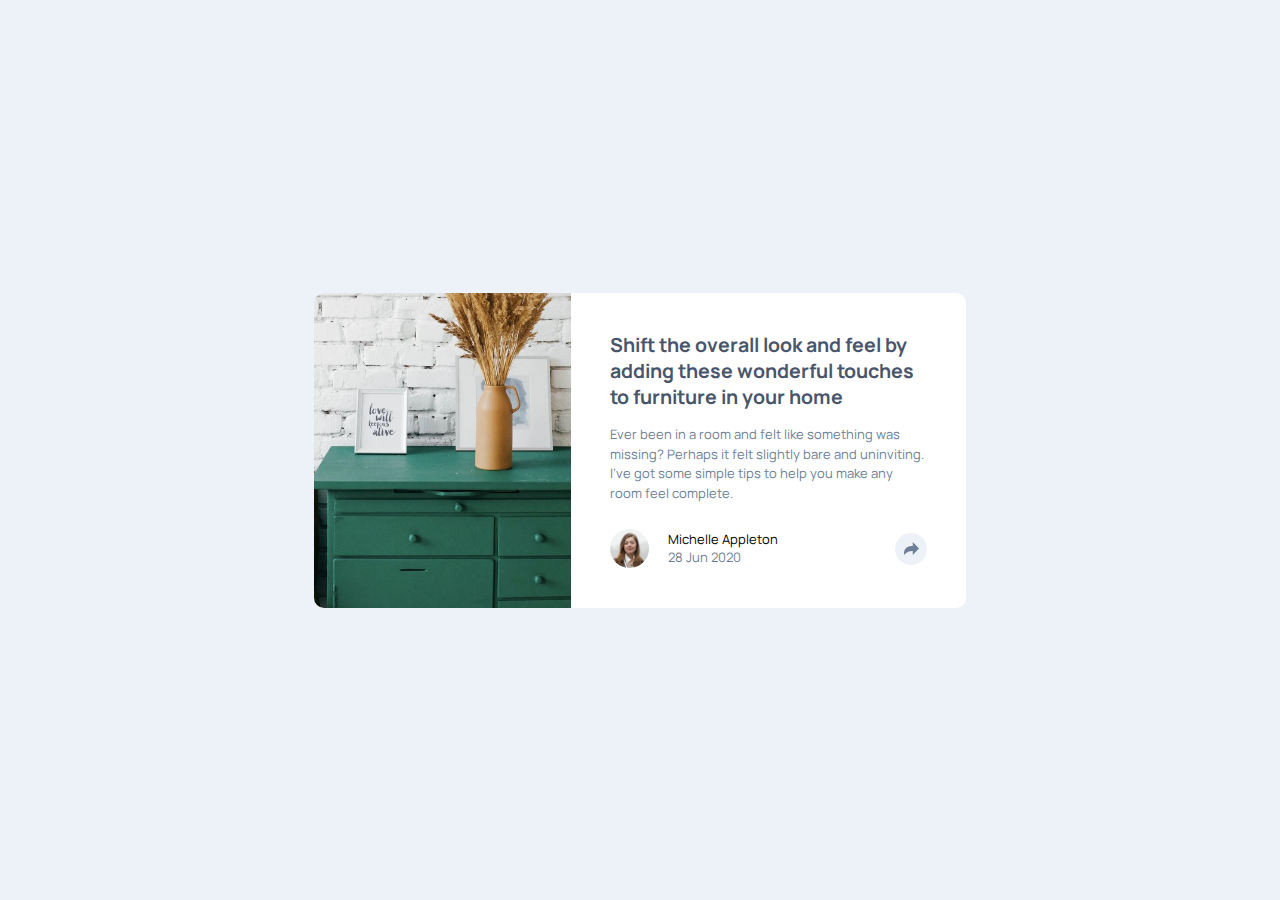
<file: article-preview-component-master/index.html>
<!DOCTYPE html>
<html lang="en">
  <head>
    <meta charset="UTF-8" />
    <meta name="viewport" content="width=device-width, initial-scale=1.0" />
    <link rel="icon" type="image/png" sizes="32x32" href="./images/favicon-32x32.png" />
    <link rel="stylesheet" href="styles.css" />
    <title>Frontend Mentor | Article preview component</title>
  </head>
  <body>
    <main class="main-container">
      <div class="card">
        <div class="header-img"></div>
        <div class="article">
          <h3>Shift the overall look and feel by adding these wonderful touches to furniture in your home</h3>
          <p>
            Ever been in a room and felt like something was missing? Perhaps it felt slightly bare and uninviting. I’ve
            got some simple tips to help you make any room feel complete.
          </p>
          <div class="profile">
            <div class="user">
              <img class="pfp" src="images/avatar-michelle.jpg" alt="" />
              <div class="name">
                <span>Michelle Appleton</span>
                <p>28 Jun 2020</p>
              </div>
            </div>
            <div class="share">
              <svg xmlns="http://www.w3.org/2000/svg" width="15" height="13">
                <path
                  class="svg"
                  fill="#6E8098"
                  d="M15 6.495L8.766.014V3.88H7.441C3.33 3.88 0 7.039 0 10.936v2.049l.589-.612C2.59 10.294 5.422 9.11 8.39 9.11h.375v3.867L15 6.495z"
                />
              </svg>
            </div>
            <div class="links-container hidden">
              <div class="social-links">
                <p>Share</p>
                <ul class="list">
                  <li>
                    <img src="images/icon-facebook.svg" alt="" />
                  </li>
                  <li>
                    <img src="images/icon-twitter.svg" alt="" />
                  </li>
                  <li>
                    <img src="images/icon-pinterest.svg" alt="" />
                  </li>
                </ul>
              </div>
              <div class="arrow"></div>
            </div>
          </div>
        </div>
      </div>
    </main>
    <script>
      let links = document.querySelector(".links-container");
      let share = document.querySelector(".share");
      let svg = document.querySelector(".svg");
      share.addEventListener("click", function () {
        if (links.classList.contains("hidden")) {
          console.log("Hello");
          links.classList.remove("hidden");
          share.style.backgroundColor = "hsl(217, 19%, 35%)";
          svg.style.fill = "#fff";
        } else {
          links.classList.add("hidden");
          share.style.backgroundColor = "hsl(210, 46%, 95%)";
          svg.style.fill = "#6E8098";
        }
      });
    </script>
    <!-- Shift the overall look and feel by adding these wonderful touches to furniture in your home Ever been in a room and
    felt like something was missing? Perhaps it felt slightly bare and uninviting. I’ve got some simple tips to help you
    make any room feel complete. Michelle Appleton 28 Jun 2020 Share -->
  </body>
</html>
</file>
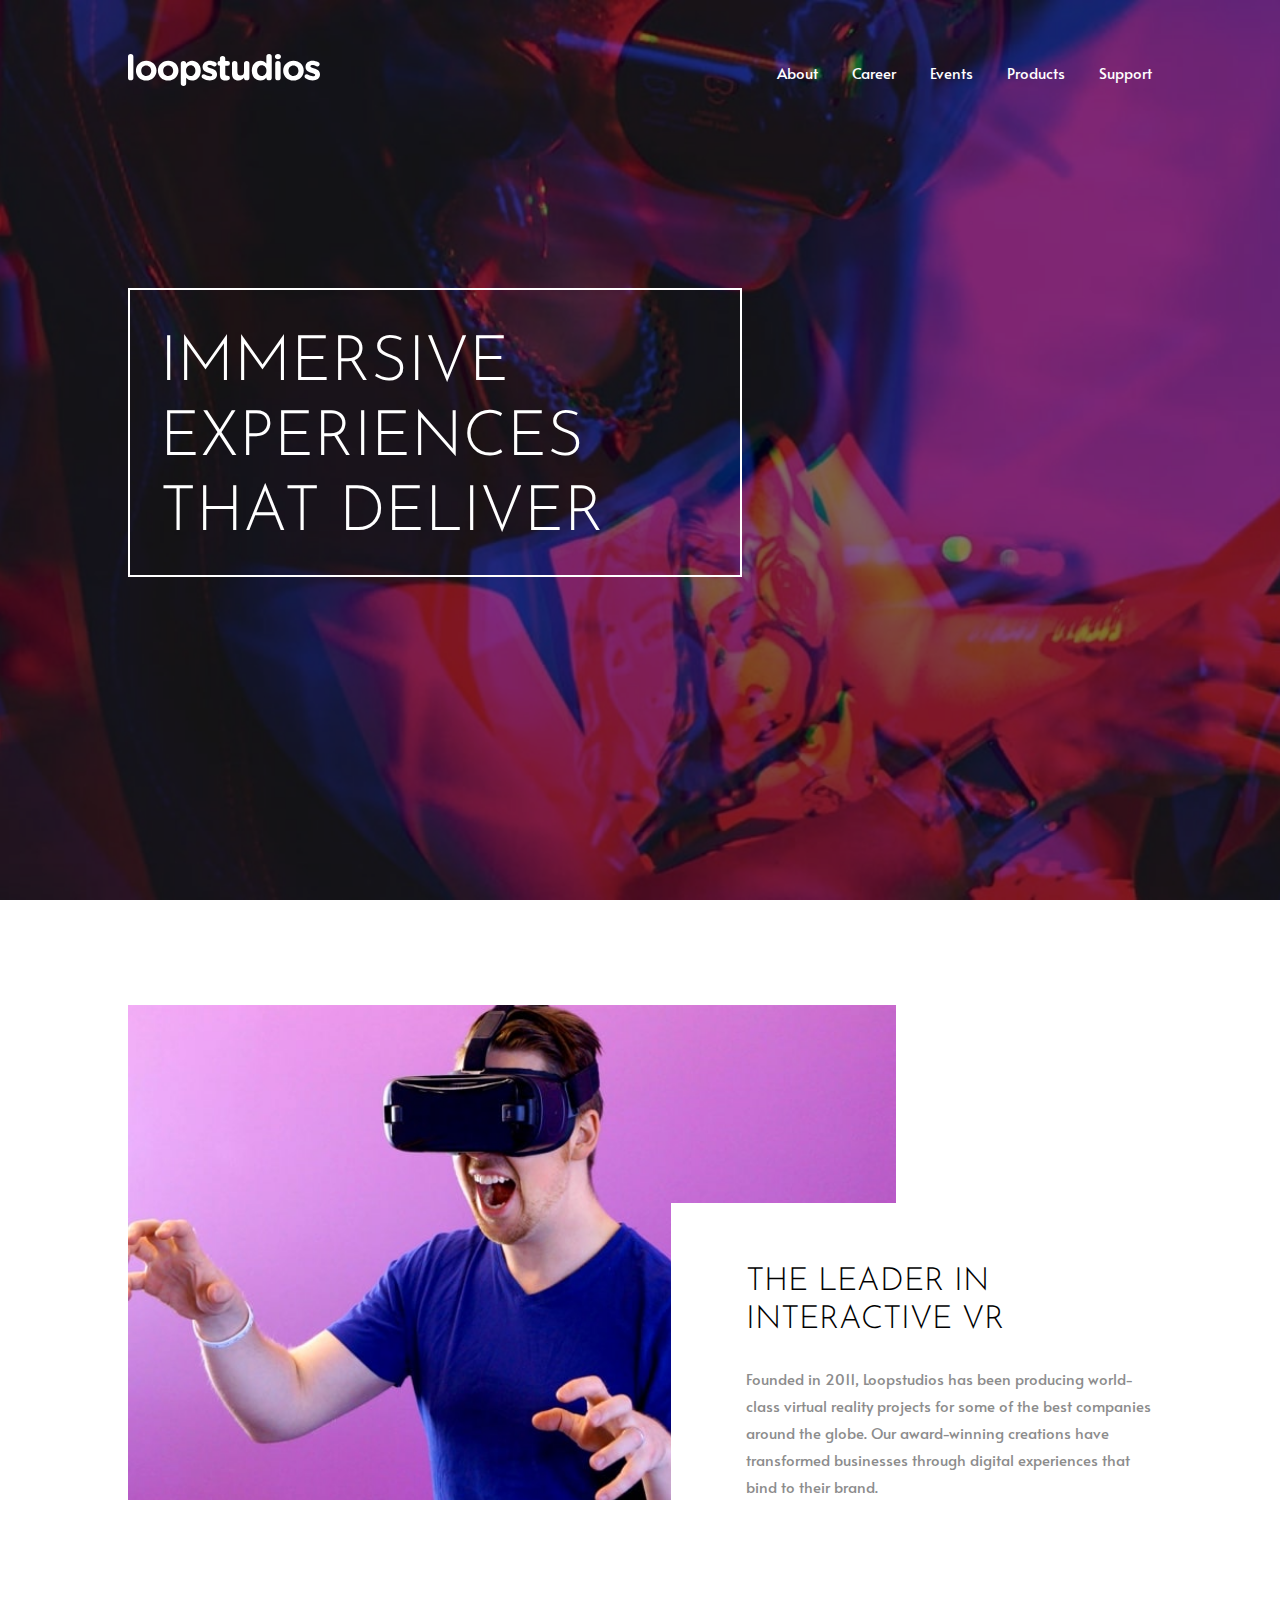
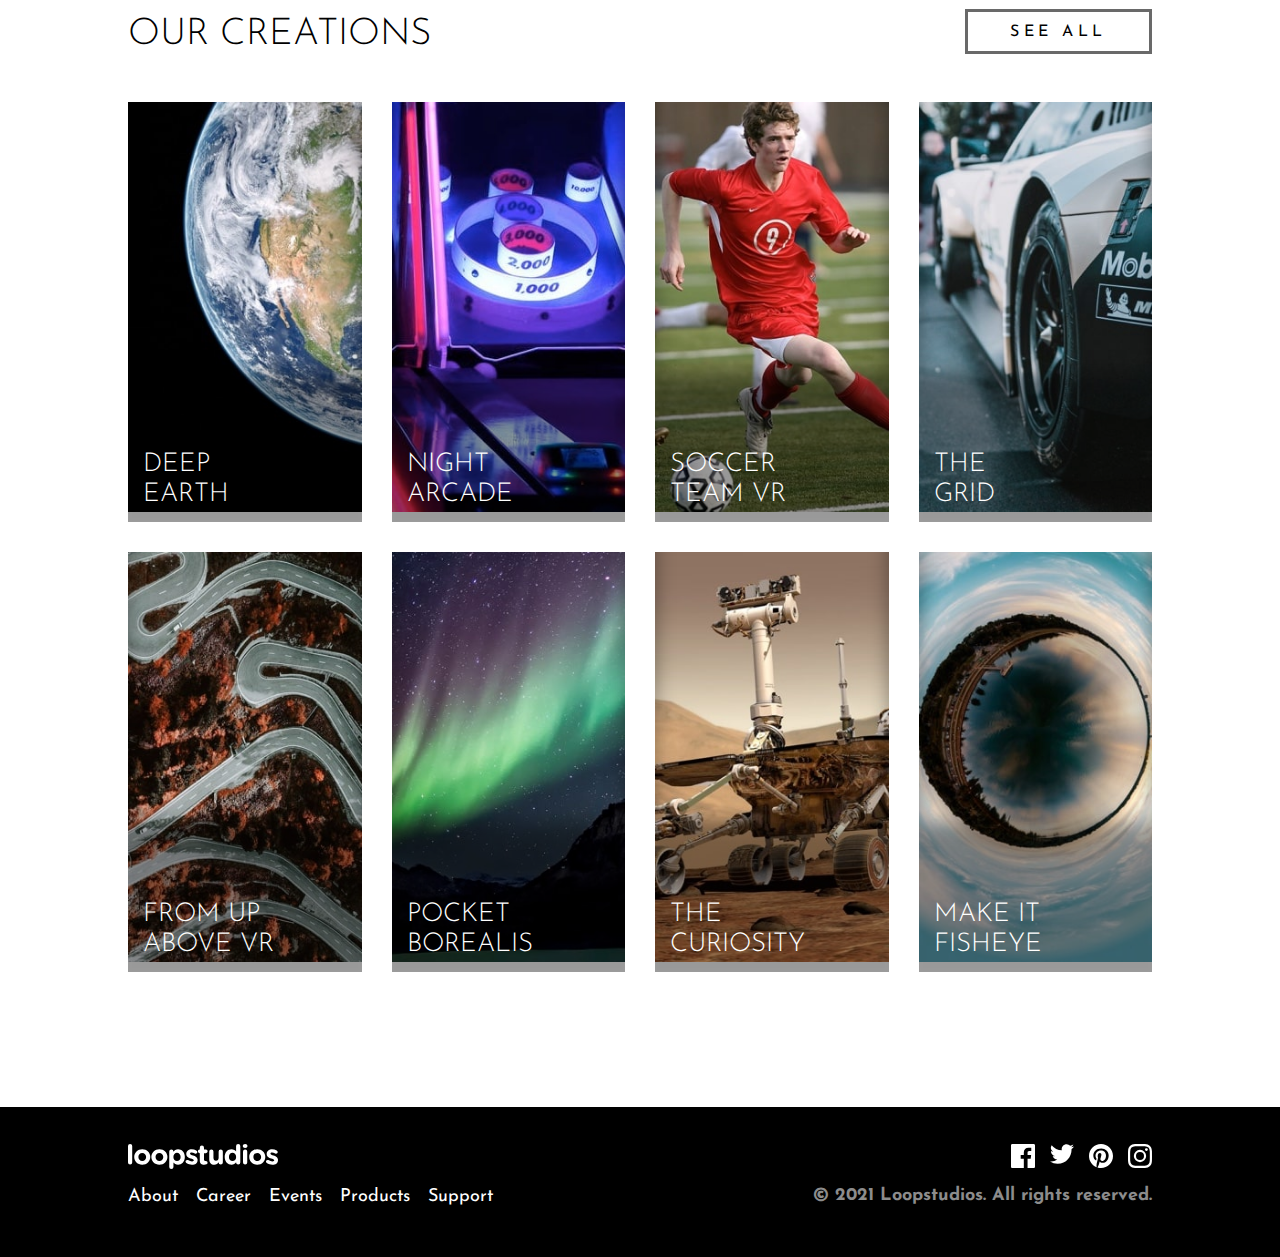
<file: loopstudios-landing-page-main/index.html>
<!DOCTYPE html>
<html lang="en">
  <head>
    <meta charset="UTF-8" />
    <meta name="viewport" content="width=device-width, initial-scale=1.0" />
    <meta name="description" content="frontendmentor solution responsive mobile-first loopstudio" />
    <meta name="author" content="Mubeen Ahmad Shaikh" />
    <link rel="icon" type="image/png" sizes="32x32" href="./images/favicon-32x32.png" />
    <link rel="stylesheet" href="styles.css" />
    <title>Loopstudios landing page</title>
  </head>
  <body>
    <main class="main-container">
      <section class="hero-container">
        <div class="heading-content">
          <nav class="navbar">
            <div class="nav">
              <div class="logo">
                <img src="images/logo.svg" alt="" />
              </div>
              <ul class="nav-links">
                <li class="link-item">About</li>
                <li class="link-item">Career</li>
                <li class="link-item">Events</li>
                <li class="link-item">Products</li>
                <li class="link-item">Support</li>
              </ul>
              <svg class="menu" width="24" height="16" xmlns="http://www.w3.org/2000/svg">
                <g fill="#FFF" fill-rule="evenodd"><path d="M0 0h24v2H0zM0 7h24v2H0zM0 14h24v2H0z" /></g>
              </svg>
            </div>
          </nav>
          <div class="heading-container">
            <div class="heading">
              <h1>Immersive experiences that deliver</h1>
            </div>
          </div>
        </div>
      </section>
      <div class="mobile-menu hidden">
        <div class="mob-nav">
          <div class="logo">
            <img src="images/logo.svg" alt="" />
          </div>
          <svg class="close" width="20" height="20" xmlns="http://www.w3.org/2000/svg">
            <path
              d="M17.778.808l1.414 1.414L11.414 10l7.778 7.778-1.414 1.414L10 11.414l-7.778 7.778-1.414-1.414L8.586 10 .808 2.222 2.222.808 10 8.586 17.778.808z"
              fill="#FFF"
              fill-rule="evenodd"
            />
          </svg>
        </div>
        <div class="mob-nav-links">
          <ul class="mob-links">
            <li class="mob-link-item">About</li>
            <li class="mob-link-item">Career</li>
            <li class="mob-link-item">Events</li>
            <li class="mob-link-item">Products</li>
            <li class="mob-link-item">Support</li>
          </ul>
        </div>
      </div>
      <section class="content">
        <div class="bg-img"></div>
        <div class="description">
          <h1>The leader in interactive VR</h1>
          <p>
            Founded in 2011, Loopstudios has been producing world-class virtual reality projects for some of the best
            companies around the globe. Our award-winning creations have transformed businesses through digital
            experiences that bind to their brand.
          </p>
        </div>
      </section>
      <section class="creations-section">
        <div class="creation-heading">
          <h1>Our Creations</h1>
          <a href="#" class="seeBtn top">see all</a>
        </div>
        <div class="creations-container">
          <div class="creation deepEarth">
            <h2>
              Deep <br />
              Earth
            </h2>
          </div>
          <div class="creation nightArcade">
            <h2 class="nigh">
              Night <br />
              Arcade
            </h2>
          </div>
          <div class="creation soccerTeam">
            <h2>
              Soccer <br />
              Team VR
            </h2>
          </div>
          <div class="creation theGrid">
            <h2>
              The <br />
              Grid
            </h2>
          </div>
        </div>
        <div class="creations-container">
          <div class="creation upAbove">
            <h2>
              From Up <br />
              above VR
            </h2>
          </div>
          <div class="creation pocketBorealis">
            <h2>
              pocket <br />
              Borealis
            </h2>
          </div>
          <div class="creation theCuriosity">
            <h2>
              the <br />
              Curiosity
            </h2>
          </div>
          <div class="creation fisheye">
            <h2>
              Make it <br />
              fisheye
            </h2>
          </div>
        </div>

        <a href="#" class="seeBtn bottom">see all</a>
      </section>
      <footer>
        <div class="footer-content">
          <div class="first">
            <div class="logo">
              <img src="images/logo.svg" alt="" />
            </div>
            <div class="links">
              <ul class="footer-links">
                <li class="footer-link-item">About</li>
                <li class="footer-link-item">Career</li>
                <li class="footer-link-item">Events</li>
                <li class="footer-link-item">Products</li>
                <li class="footer-link-item">Support</li>
              </ul>
            </div>
          </div>
          <div class="second">
            <div class="social-links">
              <ul>
                <li class="social-link">
                  <svg width="24" height="24" xmlns="http://www.w3.org/2000/svg">
                    <path
                      d="M22.675 0H1.325C.593 0 0 .593 0 1.325v21.351C0 23.407.593 24 1.325 24H12.82v-9.294H9.692v-3.622h3.128V8.413c0-3.1 1.893-4.788 4.659-4.788 1.325 0 2.463.099 2.795.143v3.24l-1.918.001c-1.504 0-1.795.715-1.795 1.763v2.313h3.587l-.467 3.622h-3.12V24h6.116c.73 0 1.323-.593 1.323-1.325V1.325C24 .593 23.407 0 22.675 0z"
                      fill="#FFF"
                      fill-rule="nonzero"
                    />
                  </svg>
                </li>
                <li class="social-link">
                  <svg width="24" height="20" xmlns="http://www.w3.org/2000/svg">
                    <path
                      d="M24 2.557a9.83 9.83 0 01-2.828.775A4.932 4.932 0 0023.337.608a9.864 9.864 0 01-3.127 1.195A4.916 4.916 0 0016.616.248c-3.179 0-5.515 2.966-4.797 6.045A13.978 13.978 0 011.671 1.149a4.93 4.93 0 001.523 6.574 4.903 4.903 0 01-2.229-.616c-.054 2.281 1.581 4.415 3.949 4.89a4.935 4.935 0 01-2.224.084 4.928 4.928 0 004.6 3.419A9.9 9.9 0 010 17.54a13.94 13.94 0 007.548 2.212c9.142 0 14.307-7.721 13.995-14.646A10.025 10.025 0 0024 2.557z"
                      fill="#FFF"
                      fill-rule="nonzero"
                    />
                  </svg>
                </li>
                <li class="social-link">
                  <svg width="24" height="24" xmlns="http://www.w3.org/2000/svg">
                    <path
                      d="M12 0C5.373 0 0 5.372 0 12c0 5.084 3.163 9.426 7.627 11.174-.105-.949-.2-2.405.042-3.441.218-.937 1.407-5.965 1.407-5.965s-.359-.719-.359-1.782c0-1.668.967-2.914 2.171-2.914 1.023 0 1.518.769 1.518 1.69 0 1.029-.655 2.568-.994 3.995-.283 1.194.599 2.169 1.777 2.169 2.133 0 3.772-2.249 3.772-5.495 0-2.873-2.064-4.882-5.012-4.882-3.414 0-5.418 2.561-5.418 5.207 0 1.031.397 2.138.893 2.738a.36.36 0 01.083.345l-.333 1.36c-.053.22-.174.267-.402.161-1.499-.698-2.436-2.889-2.436-4.649 0-3.785 2.75-7.262 7.929-7.262 4.163 0 7.398 2.967 7.398 6.931 0 4.136-2.607 7.464-6.227 7.464-1.216 0-2.359-.631-2.75-1.378l-.748 2.853c-.271 1.043-1.002 2.35-1.492 3.146C9.57 23.812 10.763 24 12 24c6.627 0 12-5.373 12-12 0-6.628-5.373-12-12-12z"
                      fill="#FFF"
                      fill-rule="nonzero"
                    />
                  </svg>
                </li>
                <li class="social-link">
                  <svg width="24" height="24" xmlns="http://www.w3.org/2000/svg">
                    <path
                      d="M12 2.163c3.204 0 3.584.012 4.85.07 3.252.148 4.771 1.691 4.919 4.919.058 1.265.069 1.645.069 4.849 0 3.205-.012 3.584-.069 4.849-.149 3.225-1.664 4.771-4.919 4.919-1.266.058-1.644.07-4.85.07-3.204 0-3.584-.012-4.849-.07-3.26-.149-4.771-1.699-4.919-4.92-.058-1.265-.07-1.644-.07-4.849 0-3.204.013-3.583.07-4.849.149-3.227 1.664-4.771 4.919-4.919 1.266-.057 1.645-.069 4.849-.069zM12 0C8.741 0 8.333.014 7.053.072 2.695.272.273 2.69.073 7.052.014 8.333 0 8.741 0 12c0 3.259.014 3.668.072 4.948.2 4.358 2.618 6.78 6.98 6.98C8.333 23.986 8.741 24 12 24c3.259 0 3.668-.014 4.948-.072 4.354-.2 6.782-2.618 6.979-6.98.059-1.28.073-1.689.073-4.948 0-3.259-.014-3.667-.072-4.947-.196-4.354-2.617-6.78-6.979-6.98C15.668.014 15.259 0 12 0zm0 5.838a6.162 6.162 0 100 12.324 6.162 6.162 0 000-12.324zM12 16a4 4 0 110-8 4 4 0 010 8zm6.406-11.845a1.44 1.44 0 100 2.881 1.44 1.44 0 000-2.881z"
                      fill="#FFF"
                      fill-rule="nonzero"
                    />
                  </svg>
                </li>
              </ul>
            </div>
            <div class="copyright">© 2021 Loopstudios. All rights reserved.</div>
          </div>
        </div>
      </footer>
    </main>
    <script>
      let menuBtn = document.querySelector(".menu");
      let closeBtn = document.querySelector(".close");
      let heroContainer = document.querySelector(".hero-container");
      let mobileMenu = document.querySelector(".mobile-menu");
      menuBtn.addEventListener("click", toggleMenu);
      closeBtn.addEventListener("click", toggleMenu);
      function toggleMenu() {
        if (mobileMenu.classList.contains("hidden")) {
          mobileMenu.classList.remove("hidden");
          heroContainer.classList.add("hidden");
        } else {
          mobileMenu.classList.add("hidden");
          heroContainer.classList.remove("hidden");
        }
      }
    </script>
  </body>
</html>
</file>
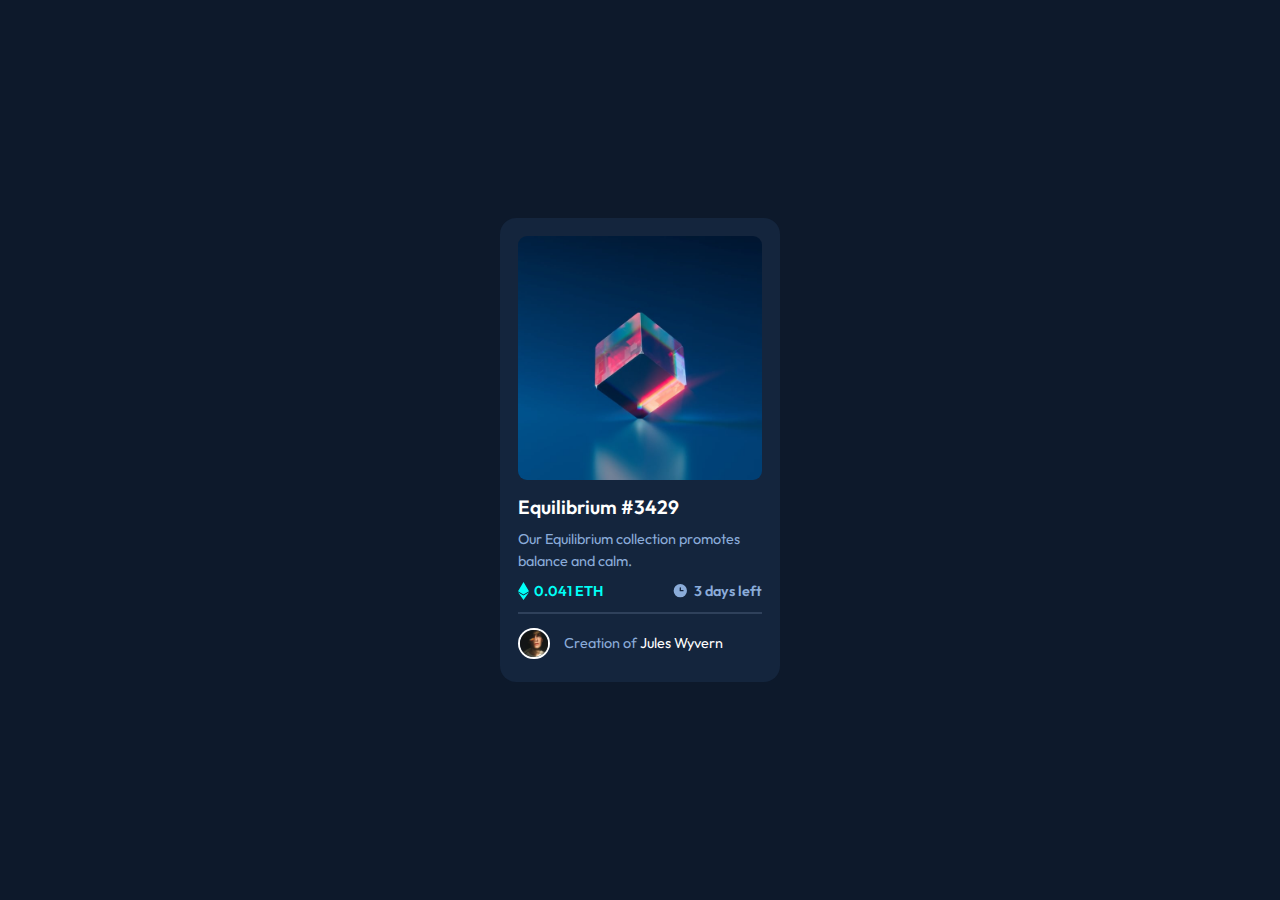
<file: nft-preview-card-component-main/index.html>
<!DOCTYPE html>
<html lang="en">
  <head>
    <meta charset="UTF-8" />
    <meta name="viewport" content="width=device-width, initial-scale=1.0" />
    <meta name="author" content="Mubeen Shaikh" />
    <link rel="icon" type="image/png" sizes="32x32" href="./images/favicon-32x32.png" />

    <title>Frontend Mentor | NFT preview card component</title>

    <link rel="stylesheet" href="styles.css" />
  </head>
  <body>
    <main class="card">
      <img class="eth-img" src="images/image-equilibrium.jpg" alt="NFT" />
      <div class="hover-effect">
        <svg class="view" width="48" height="48" xmlns="http://www.w3.org/2000/svg">
          <g fill="none" fill-rule="evenodd">
            <path d="M0 0h48v48H0z" />
            <path
              d="M24 9C14 9 5.46 15.22 2 24c3.46 8.78 12 15 22 15 10.01 0 18.54-6.22 22-15-3.46-8.78-11.99-15-22-15Zm0 25c-5.52 0-10-4.48-10-10s4.48-10 10-10 10 4.48 10 10-4.48 10-10 10Zm0-16c-3.31 0-6 2.69-6 6s2.69 6 6 6 6-2.69 6-6-2.69-6-6-6Z"
              fill="#FFF"
              fill-rule="nonzero"
            />
          </g>
        </svg>
        <div class="image"></div>
      </div>

      <h1 class="nftname">Equilibrium #3429</h1>
      <p>Our Equilibrium collection promotes balance and calm.</p>
      <div class="badge">
        <div class="eth">
          <svg width="11" height="18" xmlns="http://www.w3.org/2000/svg">
            <path
              d="M11 10.216 5.5 18 0 10.216l5.5 3.263 5.5-3.262ZM5.5 0l5.496 9.169L5.5 12.43 0 9.17 5.5 0Z"
              fill="#00FFF8"
            />
          </svg>
          <span>0.041 ETH</span>
        </div>
        <div class="eth">
          <svg width="17" height="17" xmlns="http://www.w3.org/2000/svg">
            <path
              d="M8.305 2.007a6.667 6.667 0 1 0 0 13.334 6.667 6.667 0 0 0 0-13.334Zm2.667 7.334H8.305a.667.667 0 0 1-.667-.667V6.007a.667.667 0 0 1 1.334 0v2h2a.667.667 0 0 1 0 1.334Z"
              fill="#8BACD9"
            />
          </svg>
          <p>3 days left</p>
        </div>
      </div>
      <div class="author">
        <div class="img-border">
          <img class="avatar" src="images/image-avatar.png" alt="" />
        </div>
        <p>Creation of <span class="name"> Jules Wyvern</span></p>
      </div>
    </main>
  </body>
</html>
</file>
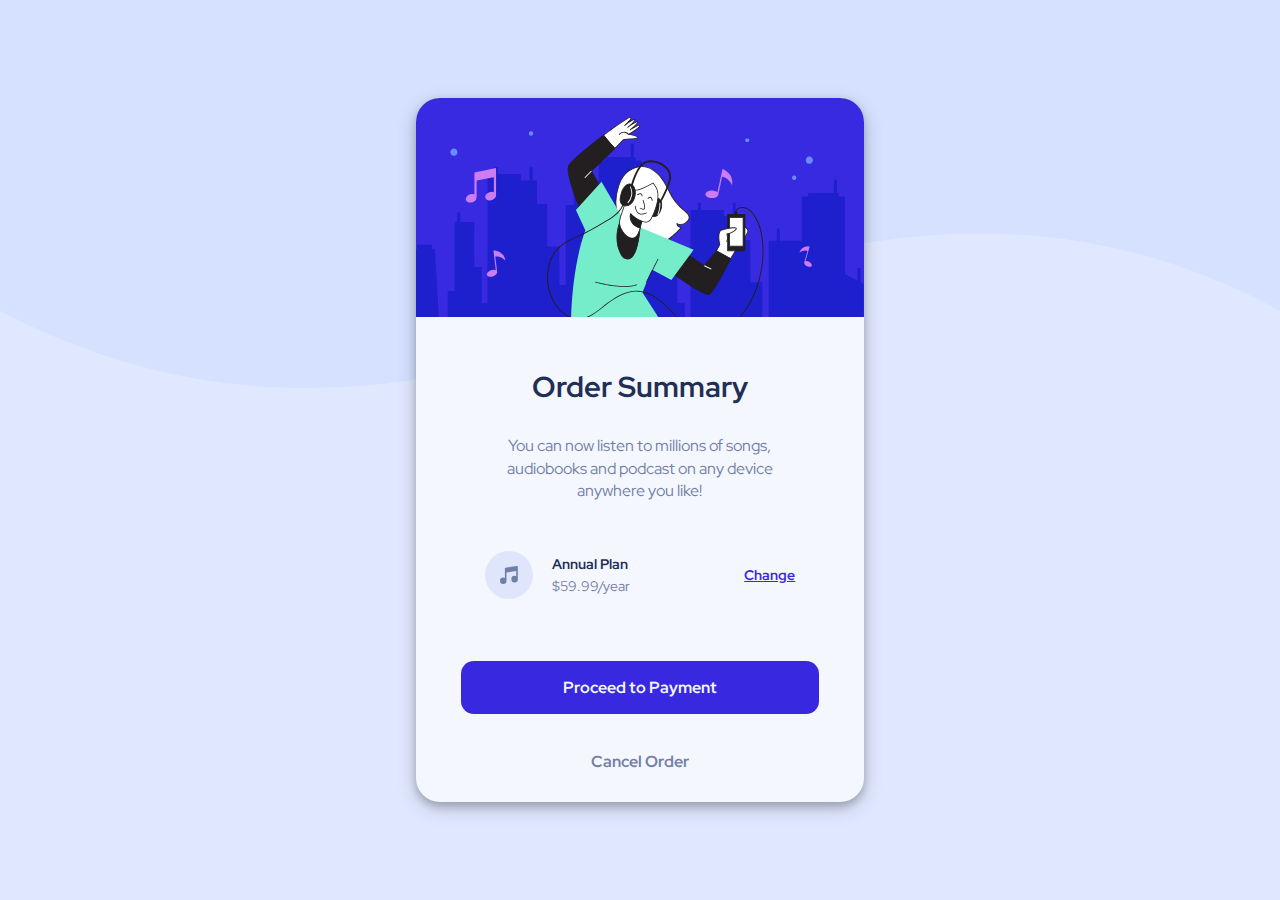
<file: order-summary-component-main/index.html>
<!DOCTYPE html>
<html lang="en">
  <head>
    <meta charset="UTF-8" />
    <meta name="viewport" content="width=device-width, initial-scale=1.0" />
    <meta name="author" content="Mubeen Shaikh" />
    <link rel="icon" type="image/png" sizes="32x32" href="./images/favicon-32x32.png" />
    <link rel="stylesheet" href="style.css" />
    <title>Frontend Mentor | Order summary card</title>
  </head>
  <body>
    <main class="main-container">
      <section class="main-content">
        <img class="illustrator-hero" src="images/illustration-hero.svg" alt="illustration-hero" />

        <div class="details">
          <h1 class="heading">Order Summary</h1>
          <p>You can now listen to millions of songs, audiobooks and podcast on any device anywhere you like!</p>
          <div class="plan">
            <div class="abc">
              <svg xmlns="http://www.w3.org/2000/svg" width="48" height="48">
                <g fill="none" fill-rule="evenodd">
                  <circle cx="24" cy="24" r="24" fill="#DFE6FB" />
                  <path
                    fill="#717FA6"
                    fill-rule="nonzero"
                    d="M32.574 15.198a.81.81 0 00-.646-.19L20.581 16.63a.81.81 0 00-.696.803V26.934a3.232 3.232 0 00-1.632-.44A3.257 3.257 0 0015 29.747 3.257 3.257 0 0018.253 33a3.257 3.257 0 003.253-3.253v-8.37l9.726-1.39v5.327a3.232 3.232 0 00-1.631-.441 3.257 3.257 0 00-3.254 3.253 3.257 3.257 0 003.254 3.253 3.257 3.257 0 003.253-3.253V15.81a.81.81 0 00-.28-.613z"
                  />
                </g>
              </svg>
              <div class="pricing">
                <h2>Annual Plan</h2>
                <span>$59.99/year</span>
              </div>
            </div>

            <a href="#">Change</a>
          </div>
          <a href="#" class="payment">Proceed to Payment</a>
          <a href="#" class="cancel">Cancel Order</a>
        </div>
      </section>
    </main>
  </body>
</html>
</file>
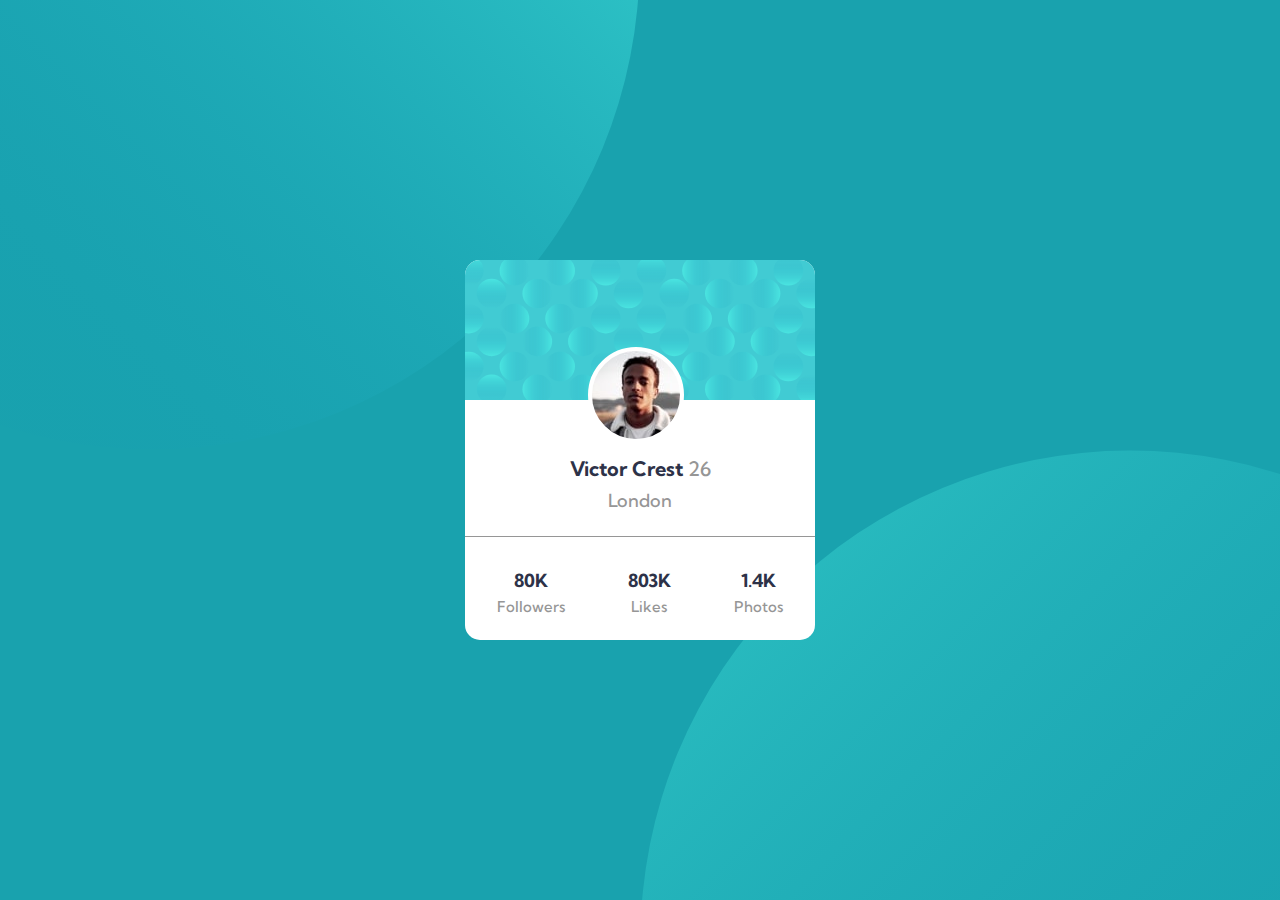
<file: profile-card-component-main/index.html>
<!DOCTYPE html>
<html lang="en">
  <head>
    <meta charset="UTF-8" />
    <meta name="viewport" content="width=device-width, initial-scale=1.0" />
    <link rel="icon" type="image/png" sizes="32x32" href="./images/favicon-32x32.png" />
    <title>Frontend Mentor | Profile card component</title>
    <link rel="stylesheet" href="style.css" />
  </head>
  <body>
    <main class="main-container">
      <img class="top" src="images/bg-pattern-top.svg" alt="" />
      <img class="bottom" src="images/bg-pattern-bottom.svg" alt="" />

      <div class="card-container">
        <div class="card">
          <div class="header"></div>
          <div class="profile"></div>
          <div class="details">
            <div class="name">
              <h1>
                Victor Crest
                <span>26</span>
              </h1>
              <p>London</p>
            </div>
            <div class="statistic">
              <div class="stats">
                <span>80K</span>
                <p>Followers</p>
              </div>
              <div class="stats">
                <span>803K</span>
                <p>Likes</p>
              </div>
              <div class="stats">
                <span>1.4K</span>
                <p>Photos</p>
              </div>
            </div>
          </div>
        </div>
      </div>
    </main>
  </body>
</html>
</file>
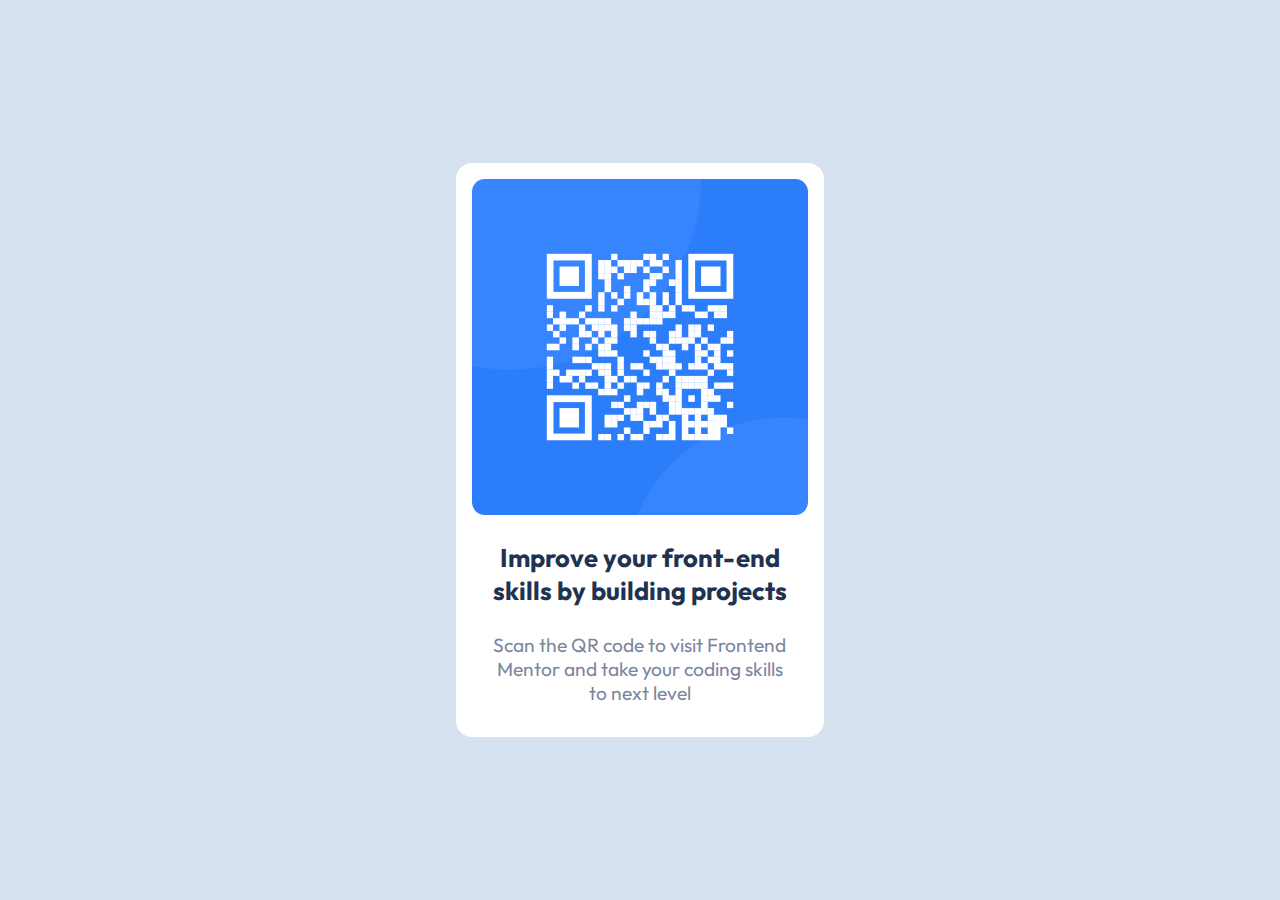
<file: qr-code-component-main/index.html>
<!DOCTYPE html>
<html lang="en">
  <head>
    <meta charset="UTF-8" />
    <meta name="viewport" content="width=device-width, initial-scale=1.0" />
    <meta name="author" content="Mubeen Shaikh" />
    <link rel="icon" type="image/png" sizes="32x32" href="./images/favicon-32x32.png" />
    <title>Frontend Mentor | QR code component</title>
    <link rel="stylesheet" href="styles.css" />
  </head>
  <body>
    <main class="container">
      <div class="card">
        <img src="images/image-qr-code.png" alt="" />
        <h1>Improve your front-end skills by building projects</h1>
        <p>Scan the QR code to visit Frontend Mentor and take your coding skills to next level</p>
      </div>
    </main>
  </body>
</html>
</file>
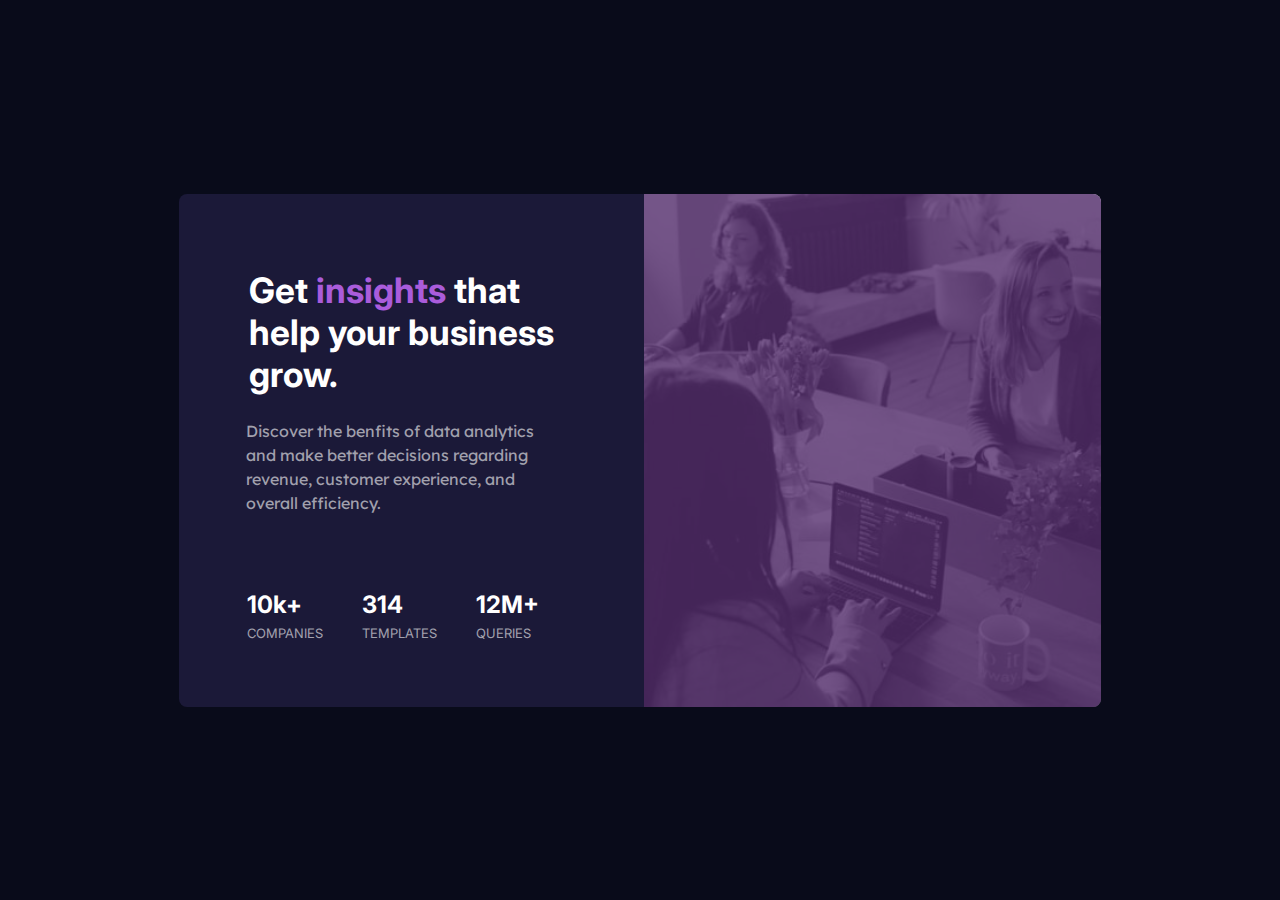
<file: stats-preview-card-component-main/index.html>
<!DOCTYPE html>
<html lang="en">
  <head>
    <meta charset="UTF-8" />
    <meta name="viewport" content="width=device-width, initial-scale=1.0" />
    <meta name="author" content="Mubeen Shaikh" />
    <link rel="icon" type="image/png" sizes="32x32" href="./images/favicon-32x32.png" />
    <link rel="stylesheet" href="style.css" />
    <title>Frontend Mentor | Stats preview card component</title>
  </head>
  <body>
    <main class="main-container">
      <section class="content">
        <div class="image">
          <div class="overlay"></div>
        </div>
        <div class="content-details">
          <div class="headings">
            <h1>Get <span>insights</span> that help your business grow.</h1>
            <p>
              Discover the benfits of data analytics and make better decisions regarding revenue, customer experience,
              and overall efficiency.
            </p>
          </div>
          <div class="data">
            <div class="digit-data">
              <h2>10k+</h2>
              <p>Companies</p>
            </div>
            <div class="digit-data">
              <h2>314</h2>
              <p>Templates</p>
            </div>
            <div class="digit-data">
              <h2>12M+</h2>
              <p>Queries</p>
            </div>
          </div>
        </div>
      </section>
    </main>
    <!-- <div class="attribution">
      Challenge by <a href="https://www.frontendmentor.io?ref=challenge" target="_blank">Frontend Mentor</a>. Coded by
      <a href="#">Your Name Here</a>.
    </div> -->
  </body>
</html>
</file>
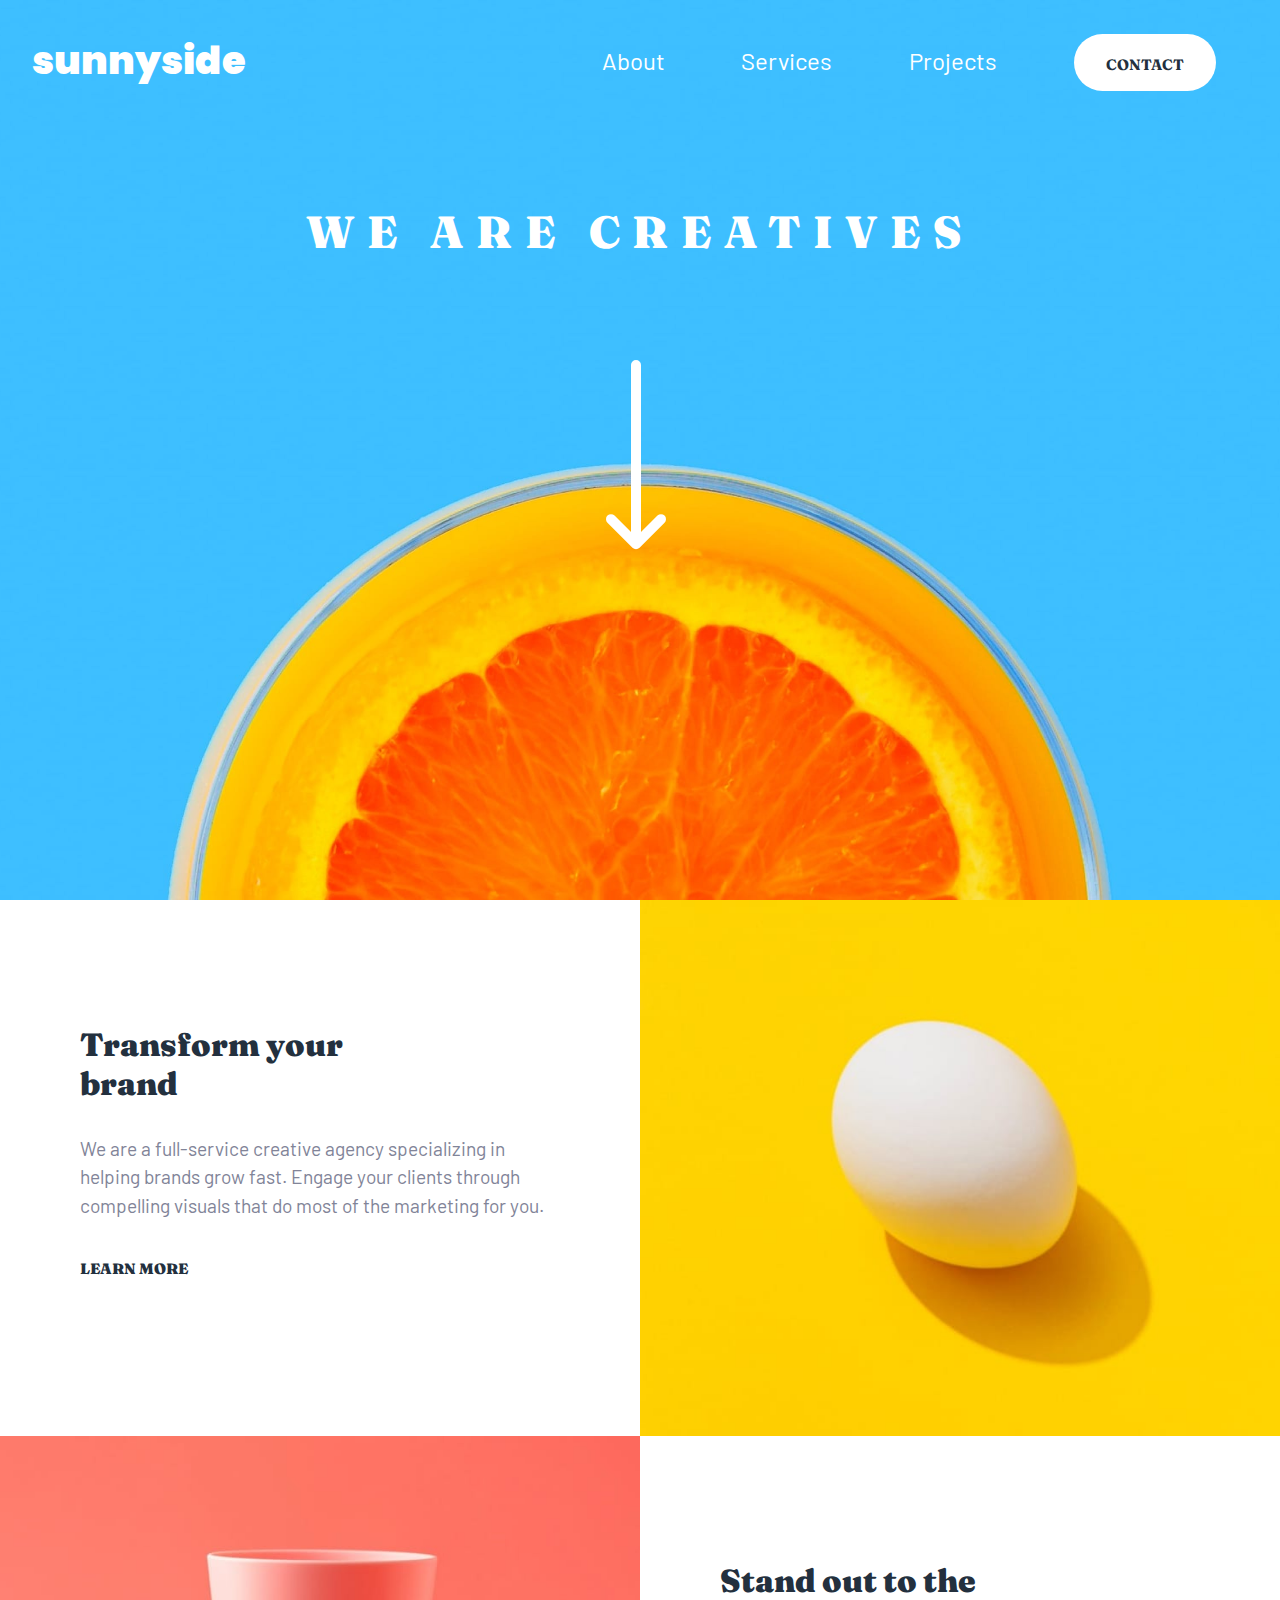
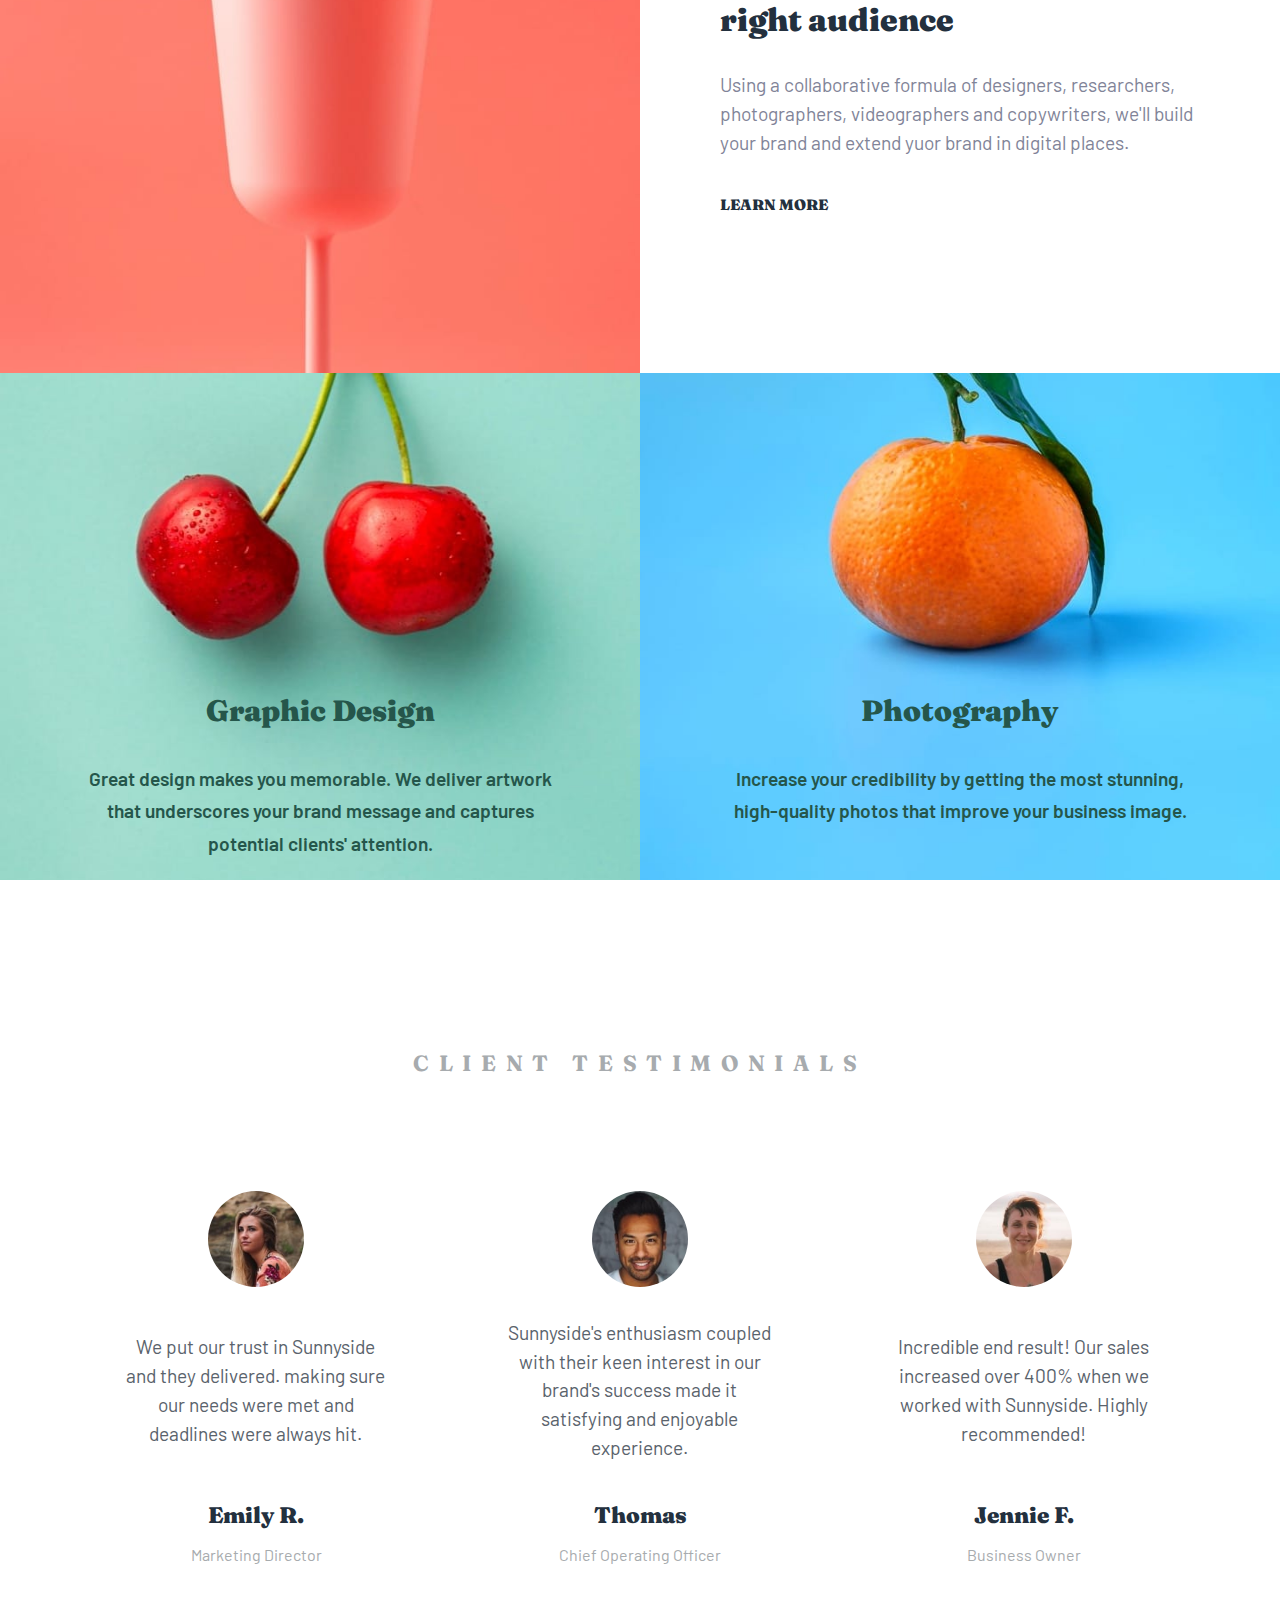
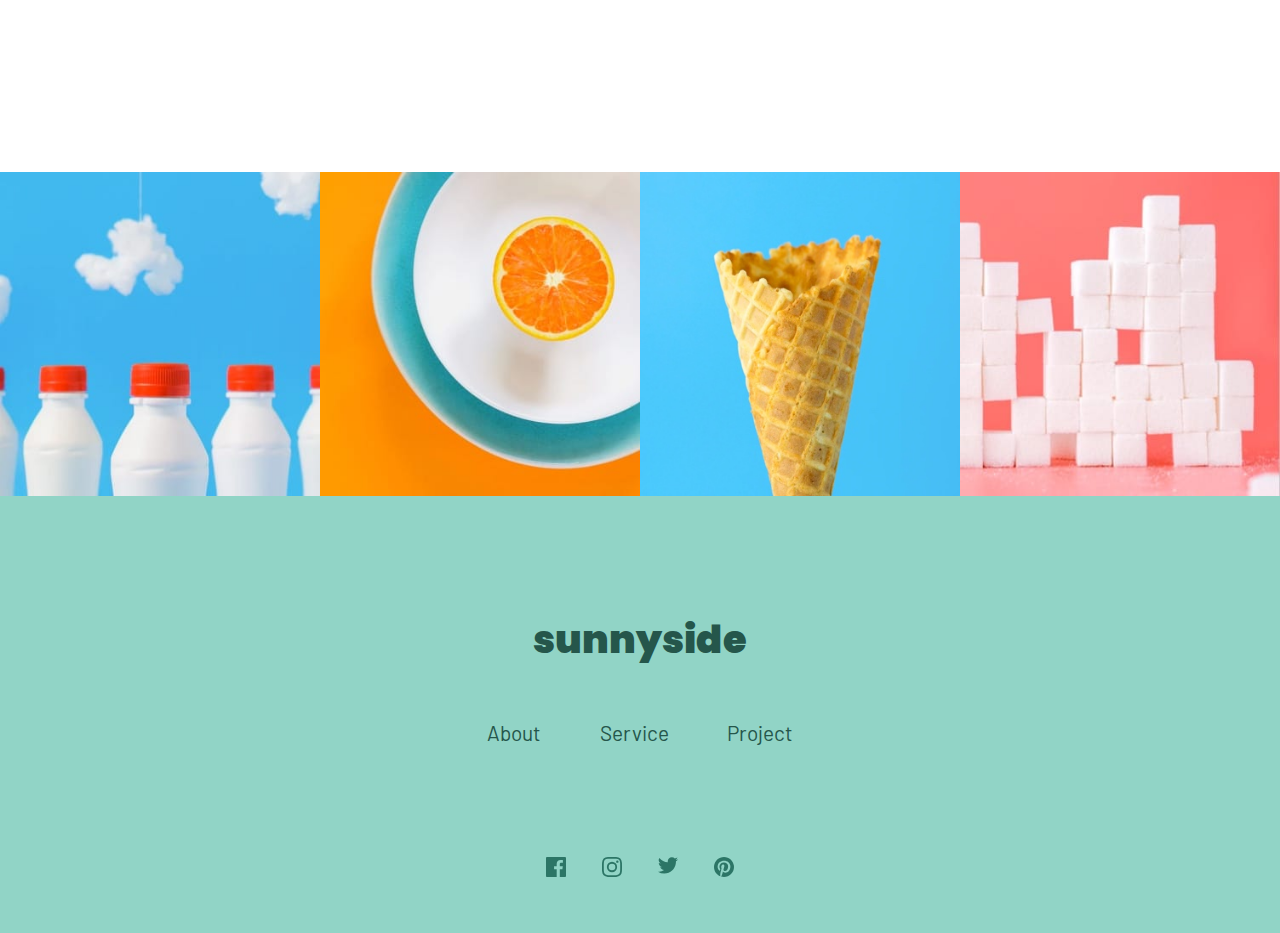
<file: sunnyside-agency-landing-page/index.html>
<!DOCTYPE html>
<html lang="en">
  <head>
    <meta charset="UTF-8" />
    <meta name="viewport" content="width=device-width, initial-scale=1.0" />
    <meta name="author" content="Mubeen Shaikh" />

    <link rel="icon" type="image/png" sizes="32x32" href="./images/favicon-32x32.png" />

    <title>Frontend Mentor | Sunnyside agency landing page</title>
    <link rel="stylesheet" href="style.css" />
  </head>

  <body>
    <main>
      <!-- First Header Page -->
      <section class="landing-page">
        <header>
          <nav class="navbar">
            <div class="links">
              <span class="logo">sunnyside</span>
              <ul class="nav-links desktop">
                <li class="list-item">About</li>
                <li class="list-item">Services</li>
                <li class="list-item">Projects</li>
                <li class="contact">Contact</li>
              </ul>
              <svg id="menu" width="24" height="20" xmlns="http://www.w3.org/2000/svg">
                <path d="M24 16v2H0v-2h24zm0-8v2H0V8h24zm0-8v2H0V0h24z" fill="#FFF" fill-rule="evenodd" />
              </svg>
            </div>
            <div class="menu mobile hidden">
              <div class="menu-arrow"></div>
              <div class="pop-up">
                <ul class="nav-links">
                  <li class="list-item">About</li>
                  <li class="list-item">Services</li>
                  <li class="list-item">Projects</li>
                  <li class="contact">Contact</li>
                </ul>
              </div>
            </div>
          </nav>
        </header>
        <div class="center">
          <h1 class="heading">We Are Creatives</h1>
          <img class="arrow" src="images/icon-arrow-down.svg" alt="" />
        </div>
      </section>
      <!-- Content -->
      <section class="content">
        <div class="cols textfirst details">
          <h2 class="topic">Transform your brand</h2>
          <p>
            We are a full-service creative agency specializing in helping brands grow fast. Engage your clients through
            compelling visuals that do most of the marketing for you.
          </p>
          <a class="egg-learn hv-yellow" href="#">Learn more</a>
        </div>
        <div class="cols eggimg">
          <img src="images/mobile/image-transform.jpg" alt="" />
        </div>
        <div class="cols">
          <img src="images/mobile/image-stand-out.jpg" alt="" />
        </div>
        <div class="cols text details">
          <h2 class="topic">Stand out to the right audience</h2>
          <p>
            Using a collaborative formula of designers, researchers, photographers, videographers and copywriters, we'll
            build your brand and extend yuor brand in digital places.
          </p>
          <a class="cup-learn hv-pink" href="#">Learn more</a>
        </div>
        <div class="graphics">
          <!-- <img src="images/mobile/image-graphic-design.jpg" srcset="" alt="" /> -->
          <div></div>
          <div class="graphics-details">
            <h2 class="graphics-topic">Graphic Design</h2>
            <p>
              Great design makes you memorable. We deliver artwork that underscores your brand message and captures
              potential clients' attention.
            </p>
          </div>
        </div>
        <div class="photographs">
          <!-- <img src="images/mobile/image-graphic-design.jpg" srcset="" alt="" /> -->
          <div></div>
          <div class="graphics-details">
            <h2 class="graphics-topic">Photography</h2>
            <p>
              Increase your credibility by getting the most stunning, high-quality photos that improve your business
              image.
            </p>
          </div>
        </div>
      </section>
      <!-- Testimonials -->
      <section class="testimonials">
        <h1 class="testimonial-text">Client Testimonials</h1>
        <div class="profiles">
          <div class="profile">
            <img src="images/image-emily.jpg" alt="" />
            <p>
              We put our trust in Sunnyside and they delivered. making sure our needs were met and deadlines were always
              hit.
            </p>
            <div>
              <span class="name">Emily R.</span>
              <p class="position">Marketing Director</p>
            </div>
          </div>
          <div class="profile">
            <img src="images/image-thomas.jpg" alt="" />
            <p>
              Sunnyside's enthusiasm coupled with their keen interest in our brand's success made it satisfying and
              enjoyable experience.
            </p>
            <div>
              <span class="name">Thomas</span>
              <p class="position">Chief Operating Officer</p>
            </div>
          </div>
          <div class="profile">
            <img src="images/image-jennie.jpg" alt="" />
            <p>
              Incredible end result! Our sales increased over 400% when we worked with Sunnyside. Highly recommended!
            </p>
            <div>
              <span class="name">Jennie F.</span>
              <p class="position">Business Owner</p>
            </div>
          </div>
        </div>
      </section>
      <!-- Four image gallery -->
      <div class="gallery">
        <div class="cols">
          <img src="images/mobile/image-gallery-milkbottles.jpg" alt="" />
        </div>
        <div class="cols">
          <img src="images/mobile/image-gallery-orange.jpg" alt="" />
        </div>
        <div class="cols">
          <img src="images/mobile/image-gallery-cone.jpg" alt="" />
        </div>
        <div class="cols">
          <img src="images/mobile/image-gallery-sugar-cubes.jpg" alt="" />
        </div>
      </div>
    </main>
    <!-- Footer -->
    <footer>
      <div class="brand">
        <div class="logo-footer">sunnyside</div>
        <div class="links-footer">
          <ul>
            <li>About</li>
            <li>Service</li>
            <li>Project</li>
          </ul>
        </div>
      </div>
      <div class="social-links">
        <ul>
          <li>
            <svg class="socials" width="20" height="24" xmlns="http://www.w3.org/2000/svg">
              <path
                d="M18.896 0H1.104C.494 0 0 .494 0 1.104v17.793C0 19.506.494 20 1.104 20h9.58v-7.745H8.076V9.237h2.606V7.01c0-2.583 1.578-3.99 3.883-3.99 1.104 0 2.052.082 2.329.119v2.7h-1.598c-1.254 0-1.496.597-1.496 1.47v1.928h2.989l-.39 3.018h-2.6V20h5.098c.608 0 1.102-.494 1.102-1.104V1.104C20 .494 19.506 0 18.896 0z"
                fill="#2C7566"
                fill-rule="nonzero"
              />
            </svg>
          </li>
          <li>
            <svg class="socials" width="20" height="24" xmlns="http://www.w3.org/2000/svg">
              <path
                d="M10 1.802c2.67 0 2.987.01 4.042.059 2.71.123 3.975 1.409 4.099 4.099.048 1.054.057 1.37.057 4.04 0 2.672-.01 2.988-.057 4.042-.124 2.687-1.387 3.975-4.1 4.099-1.054.048-1.37.058-4.041.058-2.67 0-2.987-.01-4.04-.058-2.718-.124-3.977-1.416-4.1-4.1-.048-1.054-.058-1.37-.058-4.041 0-2.67.01-2.986.058-4.04.124-2.69 1.387-3.977 4.1-4.1 1.054-.048 1.37-.058 4.04-.058zM10 0C7.284 0 6.944.012 5.877.06 2.246.227.227 2.242.061 5.877.01 6.944 0 7.284 0 10s.012 3.057.06 4.123c.167 3.632 2.182 5.65 5.817 5.817 1.067.048 1.407.06 4.123.06s3.057-.012 4.123-.06c3.629-.167 5.652-2.182 5.816-5.817.05-1.066.061-1.407.061-4.123s-.012-3.056-.06-4.122C19.777 2.249 17.76.228 14.124.06 13.057.01 12.716 0 10 0zm0 4.865a5.135 5.135 0 100 10.27 5.135 5.135 0 000-10.27zm0 8.468a3.333 3.333 0 110-6.666 3.333 3.333 0 010 6.666zm5.338-9.87a1.2 1.2 0 100 2.4 1.2 1.2 0 000-2.4z"
                fill="#2C7566"
                fill-rule="nonzero"
              />
            </svg>
          </li>
          <li>
            <svg width="20" height="24" xmlns="http://www.w3.org/2000/svg">
              <path
                d="M20 2.172a8.192 8.192 0 01-2.357.646 4.11 4.11 0 001.805-2.27 8.22 8.22 0 01-2.606.996A4.096 4.096 0 0013.847.248c-2.65 0-4.596 2.472-3.998 5.037A11.648 11.648 0 011.392 1a4.109 4.109 0 001.27 5.478 4.086 4.086 0 01-1.858-.513c-.045 1.9 1.318 3.679 3.291 4.075a4.113 4.113 0 01-1.853.07 4.106 4.106 0 003.833 2.849A8.25 8.25 0 010 14.658a11.616 11.616 0 006.29 1.843c7.618 0 11.923-6.434 11.663-12.205A8.354 8.354 0 0020 2.172z"
                fill="#2C7566"
                fill-rule="nonzero"
              />
            </svg>
          </li>
          <li>
            <svg width="20" height="24" xmlns="http://www.w3.org/2000/svg">
              <path
                d="M10 0C4.477 0 0 4.477 0 10c0 4.237 2.636 7.855 6.356 9.312-.088-.791-.167-2.005.035-2.868.181-.78 1.172-4.97 1.172-4.97s-.299-.6-.299-1.486c0-1.39.806-2.428 1.81-2.428.852 0 1.264.64 1.264 1.408 0 .858-.546 2.14-.828 3.33-.236.995.5 1.807 1.48 1.807 1.778 0 3.144-1.874 3.144-4.58 0-2.393-1.72-4.068-4.176-4.068-2.845 0-4.516 2.135-4.516 4.34 0 .859.331 1.781.745 2.281a.3.3 0 01.069.288l-.278 1.133c-.044.183-.145.223-.335.134-1.249-.581-2.03-2.407-2.03-3.874 0-3.154 2.292-6.052 6.608-6.052 3.469 0 6.165 2.473 6.165 5.776 0 3.447-2.173 6.22-5.19 6.22-1.013 0-1.965-.525-2.291-1.148l-.623 2.378c-.226.869-.835 1.958-1.244 2.621.937.29 1.931.446 2.962.446 5.523 0 10-4.477 10-10S15.523 0 10 0z"
                fill="#2C7566"
                fill-rule="nonzero"
              />
            </svg>
          </li>
        </ul>
      </div>
    </footer>
    <script>
      document.querySelector("#menu").addEventListener("click", function () {
        document.querySelector(".menu").classList.toggle("hidden");
      });
    </script>
  </body>
</html>
</file>
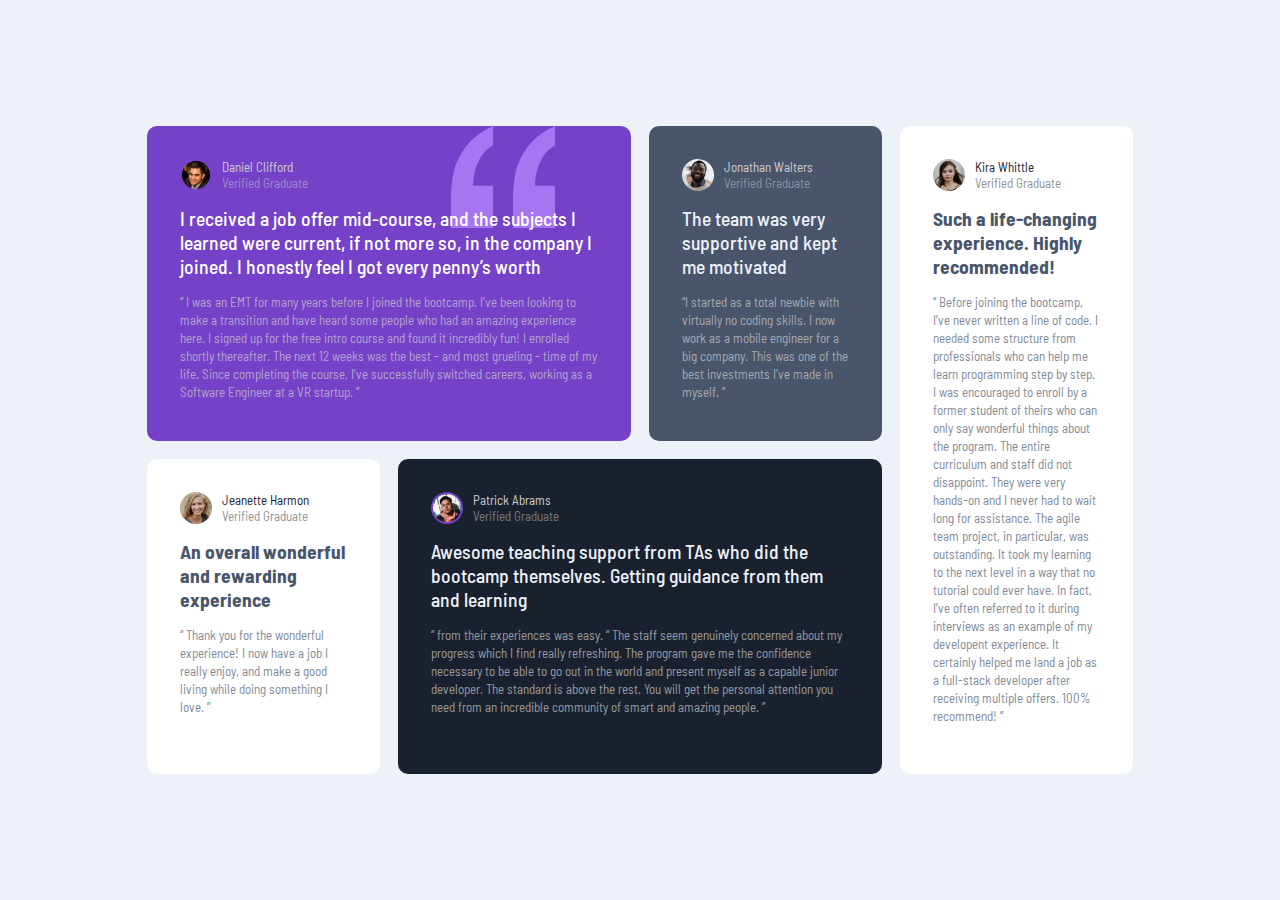
<file: testimonials-grid-section-main/index.html>
<!DOCTYPE html>
<html lang="en">
  <head>
    <meta charset="UTF-8" />
    <meta name="viewport" content="width=device-width, initial-scale=1.0" />
    <meta name="frontendmentor" content="frontendmentor challenge for Responsive testimonials grid section" />
    <meta name="robots" content="index, follow" />
    <link rel="icon" type="image/png" sizes="32x32" href="./images/favicon-32x32.png" />
    <link rel="stylesheet" href="styles.css" />
    <title>Testimonials Grid Section</title>
  </head>
  <body>
    <!-- Main container -->
    <main class="main-container">
      <!-- Grid Wrapper -->
      <div class="wrapper">
        <!-- Cards  Item-1 -->
        <div class="card item-1">
          <!-- Author details -->
          <div class="author-content">
            <!-- author profile -->
            <img src="images/image-daniel.jpg" alt="" />
            <!-- Author name and education -->
            <div class="author">
              <p class="name">Daniel Clifford</p>
              <p class="post">Verified Graduate</p>
            </div>
          </div>
          <!-- Highlighted Text -->
          <p class="highlighted-text">
            I received a job offer mid-course, and the subjects I learned were current, if not more so, in the company I
            joined. I honestly feel I got every penny’s worth
          </p>
          <!-- Main paragraph -->
          <q class="qoutes">
            I was an EMT for many years before I joined the bootcamp. I’ve been looking to make a transition and have
            heard some people who had an amazing experience here. I signed up for the free intro course and found it
            incredibly fun! I enrolled shortly thereafter. The next 12 weeks was the best - and most grueling - time of
            my life. Since completing the course, I’ve successfully switched careers, working as a Software Engineer at
            a VR startup.
          </q>
        </div>
        <!-- Cards  Item-2 -->
        <div class="card item-2">
          <!-- Author details -->
          <div class="author-content">
            <!-- author profile -->
            <img src="images/image-jonathan.jpg" alt="Jonathan Walters" />
            <!-- Author name and education -->
            <div class="author">
              <p class="name">Jonathan Walters</p>
              <p class="post">Verified Graduate</p>
            </div>
          </div>
          <!-- Highlighted Text -->
          <p class="highlighted-text">The team was very supportive and kept me motivated</p>
          <!-- Main paragraph -->
          <q class="qoutes"
            >I started as a total newbie with virtually no coding skills. I now work as a mobile engineer for a big
            company. This was one of the best investments I’ve made in myself.
          </q>
        </div>
        <!-- Cards  Item-3 -->
        <div class="card item-3">
          <!-- Author details -->
          <div class="author-content">
            <!-- author profile -->
            <img src="images/image-kira.jpg" alt="Kira Whittle" />
            <!-- Author name and education -->
            <div class="author">
              <p class="name">Kira Whittle</p>
              <p class="post">Verified Graduate</p>
            </div>
          </div>
          <!-- Highlighted Text -->
          <p class="highlighted-text">Such a life-changing experience. Highly recommended!</p>
          <!-- Main paragraph -->
          <q class="qoutes">
            Before joining the bootcamp, I’ve never written a line of code. I needed some structure from professionals
            who can help me learn programming step by step. I was encouraged to enroll by a former student of theirs who
            can only say wonderful things about the program. The entire curriculum and staff did not disappoint. They
            were very hands-on and I never had to wait long for assistance. The agile team project, in particular, was
            outstanding. It took my learning to the next level in a way that no tutorial could ever have. In fact, I’ve
            often referred to it during interviews as an example of my developent experience. It certainly helped me
            land a job as a full-stack developer after receiving multiple offers. 100% recommend!
          </q>
        </div>
        <!-- Cards Item-4 -->
        <div class="card item-4">
          <!-- Author details -->
          <div class="author-content">
            <!-- author profile -->
            <img src="images/image-patrick.jpg" alt="Patrick Abrams" />
            <!-- Author name and education -->
            <div class="author">
              <p class="name">Patrick Abrams</p>
              <p class="post">Verified Graduate</p>
            </div>
          </div>
          <!-- Highlighted Text -->
          <p class="highlighted-text">
            Awesome teaching support from TAs who did the bootcamp themselves. Getting guidance from them and learning
          </p>
          <!-- Main paragraph -->
          <q class="qoutes">
            from their experiences was easy. “ The staff seem genuinely concerned about my progress which I find really
            refreshing. The program gave me the confidence necessary to be able to go out in the world and present
            myself as a capable junior developer. The standard is above the rest. You will get the personal attention
            you need from an incredible community of smart and amazing people.
          </q>
        </div>
        <!-- Cards  Item-5 -->
        <div class="card item-5">
          <!-- Author details -->
          <div class="author-content">
            <!-- author profile -->
            <img src="images/image-jeanette.jpg" alt="Jeanette Harmon" />
            <!-- Author name and education -->
            <div class="author">
              <p class="name">Jeanette Harmon</p>
              <p class="post">Verified Graduate</p>
            </div>
          </div>
          <!-- Highlighted Text -->
          <p class="highlighted-text">An overall wonderful and rewarding experience</p>
          <!-- Main paragraph -->
          <q class="qoutes">
            Thank you for the wonderful experience! I now have a job I really enjoy, and make a good living while doing
            something I love.
          </q>
        </div>
      </div>
    </main>
  </body>
</html>
</file>
<file: article-preview-component-master/styles.css>
@import url("https://fonts.googleapis.com/css2?family=Manrope:wght@500;700&display=swap");

* {
  margin: 0;
  padding: 0;
  box-sizing: border-box;
}

:root {
  --VeryDarkBlue: hsl(217, 19%, 35%);
  --desaturatedBlue: hsl(214, 17%, 51%);
  --grayishBlue: hsl(212, 23%, 69%);
  --lightGrayishBlue: hsl(210, 46%, 95%);
  --font: "Manrope", sans-serif;
}

body,
html {
  font-size: 13px;
  background-color: var(--lightGrayishBlue);
  font-family: var(--font);
}
main.main-container {
  width: 100vw;
  height: 100vh;
  display: flex;
  align-items: center;
  justify-content: center;
}

.card {
  max-width: 88%;
  height: 78%;
  background-color: #fff;
  display: flex;
  flex-direction: column;
  border-radius: 10px;
  align-items: center;
  padding: 0 0 1rem 0;
}
div.header-img {
  min-height: 30vh;
  width: 100%;
  background: url("images/drawers.jpg") no-repeat center;
  background-size: cover;
  background-position: 40% 20%;
  border-radius: 10px 10px 0 0;
}
div.article {
  width: 80%;
  height: 100%;
  /* padding: 2rem 2.1rem 0.5rem 2.1rem; */

  display: flex;
  flex-direction: column;
  justify-content: space-around;
}
.article h3 {
  line-height: 2rem;
  color: var(--VeryDarkBlue);
  padding-top: 1.5rem;
}
.article p {
  line-height: 1.5rem;
  color: var(--desaturatedBlue);
}
.profile {
  display: flex;
  flex-direction: row;
  justify-content: space-between;
  padding: 1rem 0 0 0;
  align-items: center;
}
.pfp {
  border-radius: 50px;
  width: 3rem;
  height: 3rem;
}
div.user {
  display: flex;
  flex-direction: row;
  justify-content: flex-start;
  flex-grow: 1;
}
.name {
  align-self: center;
  padding-left: 1.5rem;
}
.share {
  background-color: var(--lightGrayishBlue);
  align-self: center;
  justify-self: center;
  width: 2.5rem;
  height: 2.5rem;
  display: flex;
  justify-content: center;
  align-items: center;
  border-radius: 5rem;
  z-index: 1;
}
.share img {
  color: #fff;
}
.hidden {
  opacity: 0;
}
.bg {
  background-color: var(--VeryDarkBlue);
}
.list {
  display: flex;
  justify-content: space-around;
}
.list li {
  list-style: none;
}
.links-container {
  position: absolute;
  right: 22px;
  bottom: 75px;
  width: 88%;
  height: 7rem;
  background-color: var(--VeryDarkBlue);
  border-radius: 0 0 10px 10px;
  display: flex;
  justify-content: center;
  align-items: center;
  z-index: 0;
}

.social-links {
  display: flex;
  justify-content: flex-start;
  width: 100%;
}
.social-links p {
  font-size: 1.2rem;
  padding-left: 2rem;
  font-variant-caps: all-petite-caps;
  letter-spacing: 10px;
  color: var(--grayishBlue);
}
.list {
  display: flex;
  justify-content: space-evenly;
  width: 40%;
}

.list li {
  list-style: none;
}
@media screen and (min-width: 569px) {
  .card {
    max-width: 51%;
    height: 35%;
    flex-direction: row;
    align-items: stretch;
    padding: 0;
  }
  div.header-img {
    width: 55%;
    border-radius: 10px 0 0 10px;
  }
  div.article {
    padding: 3rem;
    justify-content: space-between;
  }
  .article h3 {
    font-size: 1.5rem;
    padding: 0 0 1rem 0;
  }
  .profile {
    padding-top: 1.8rem;
  }

  .links-container {
    position: absolute;
    top: 48%;
    right: 17%;
    width: 25rem;
    height: 5rem;
    border-radius: 12px;
  }
  .arrow {
    position: absolute;
    top: 65px;
    right: 45%;
    width: 0;
    height: 0;
    border-left: 20px solid transparent;
    border-right: 20px solid transparent;
    border-top: 20px solid var(--VeryDarkBlue);
  }
  .social-links {
    justify-content: center;
  }
  .social-links p {
    font-size: 1.5rem;
    font-variant-caps: all-small-caps;
  }
  .list {
    justify-content: space-around;
    width: 50%;
  }
}
</file>
<file: loopstudios-landing-page-main/styles.css>
@import url("https://fonts.googleapis.com/css2?family=Alata&family=Josefin+Sans:wght@300&display=swap");
* {
  margin: 0;
  padding: 0;
  box-sizing: border-box;
}
:root {
  /* colors */
  --white: hsl(0, 0%, 100%);
  --black: hsl(0, 0%, 0%);
  --darkGray: hsl(0, 0%, 55%);
  --veryDarkGray: hsl(0, 0%, 41%);
  /* Fonts */
  --alata-font: "Alata", sans-serif;
  --primary-font: "Josefin Sans", sans-serif;
}

html {
  font-size: 15px;
  overflow-x: hidden;
}
body {
  display: flex;
  justify-content: center;
}
main.main-container:not(:first-child) {
  width: 90vw;
}
h1,
h2 {
  font-weight: 300;
}
.hero-container {
  /* background: url("images/mobile/image-hero.jpg") no-repeat center;
  width: 100vw;
  background-size: cover;
  background-position: center;
  height: 90vh; */
  width: 100vw;
  min-height: 100vh;
  background-image: url("images/mobile/image-hero.jpg");
  background-size: cover;
  background-repeat: no-repeat;
}

.heading-content {
  margin: auto;
  width: 80vw;
}
.nav {
  display: flex;
  justify-content: space-between;
  align-items: center;
  width: 100%;
  font-family: var(--alata-font);
}
.navbar {
  display: flex;
  align-items: flex-end;
  color: var(--white);
  height: 6rem;
}
.logo:hover,
.menu:hover,
.close:hover {
  transform: scale(1.1);
}
.nav-links {
  list-style: none;
}
.nav-links li {
  display: none;
}

.link-item {
  margin-left: 2rem;
  padding: 0.5rem 0;
}
.link-item:hover,
.mob-link-item:hover,
.footer-link-item:hover,
.social-link:hover {
  border-bottom: 3px solid white;
  cursor: pointer;
}
.mobile-menu {
  width: 100vw;
  height: 100vh;
  background-color: var(--black);
  overflow: hidden;
}
.mob-nav {
  display: flex;
  justify-content: space-between;
  /* width: 88%; */
  width: 80%;
  margin: auto;
  margin-top: auto;
  margin-bottom: auto;
  margin-top: 3.5rem;
  margin-bottom: 3rem;
  align-items: center;
}
.mob-nav-links {
  height: 80vh;
  /* width: 88%; */
  width: 80%;
  margin: auto;
  display: flex;
  align-items: center;
}
.mob-links,
.footer-links {
  list-style: none;
  color: var(--white);
  font-family: var(--primary-font);
}
.mob-links {
  font-size: 2.5rem;
}
.mob-link-item {
  margin-bottom: 1rem;
  font-variant-caps: all-petite-caps;
  width: fit-content;
}
.heading-container {
  display: flex;
  justify-content: flex-start;
  align-items: center;
  height: 88vh;
}
.heading {
  width: 100%;
  align-self: center;
}
.heading h1 {
  font-family: var(--primary-font);
  font-variant-caps: all-petite-caps;
  /* font-size: 6rem; */
  font-size: 3rem;
  color: var(--white);
  padding: 2rem;
  border: 2px solid var(--white);
  /* line-height: 5rem; */
  line-height: 2.5rem;
}
/* Content section */
.content {
  /* width: 88vw; */
  width: 80vw;
  margin: 7rem auto;
  display: flex;
  flex-direction: column;
  text-align: center;
}
.content h1 {
  color: var(--black);
  font-family: var(--primary-font);
  font-variant-caps: all-petite-caps;
  font-size: 2.5rem;
  line-height: 2rem;
  margin-top: 2.5rem;
}
.content p {
  width: 85%;
  line-height: 1.8rem;
  margin: 2rem auto 0 auto;
  font-family: var(--alata-font);
  color: var(--darkGray);
}

.bg-img {
  background: url("images/mobile/image-interactive.jpg") no-repeat center center;
  width: 100%;
  height: 15rem;
  background-size: cover;
}
.creations-section {
  /* width: 88vw; */
  width: 80vw;
  margin: 7rem auto;
  display: flex;
  flex-direction: column;
}
.creations-container {
  display: flex;
  flex-direction: column;
}
.creation-heading {
  margin: 0 auto 3rem auto;
  width: 100%;
  display: flex;
  justify-content: space-between;
  align-items: center;
}
.seeBtn {
  text-decoration: none;
  font-variant-caps: all-petite-caps;
  font-family: var(--primary-font);
  font-size: 1.5rem;
  border: 3px solid var(--veryDarkGray);
  padding: 0.5rem 0rem;
  color: var(--black);
  letter-spacing: 0.3rem;
  width: 20%;
  height: 3rem;
  text-align: center;
}
.top {
  display: none;
}
.bottom {
  display: block;
  margin: auto;
  width: 40%;
}
.seeBtn:hover,
.bottom:hover {
  background-color: var(--black);
  color: var(--white);
  border-color: var(--white);
}
.creation-heading h1 {
  margin: auto;
  text-align: center;
  width: 90%;
  font-family: var(--primary-font);
  font-size: 2.5rem;
  font-variant-caps: all-petite-caps;
}
.deepEarth {
  background: url("images/mobile/image-deep-earth.jpg") no-repeat center;
}
.nightArcade {
  background: url("images/mobile/image-night-arcade.jpg") no-repeat center;
}
.soccerTeam {
  background: url("images/mobile/image-soccer-team.jpg") no-repeat center;
}
.theGrid {
  background: url("images/mobile/image-grid.jpg") no-repeat center;
}
.upAbove {
  background: url("images/mobile/image-from-above.jpg") no-repeat center;
}
.pocketBorealis {
  background: url("images/mobile/image-pocket-borealis.jpg") no-repeat center;
}
.theCuriosity {
  background: url("images/mobile/image-curiosity.jpg") no-repeat center;
}
.fisheye {
  background: url("images/mobile/image-fisheye.jpg") no-repeat center;
}
.creation {
  width: 100%;
  height: 8rem;
  margin-bottom: 2rem;
  background-size: cover;
  box-shadow: inset 150px 20px 20px 20px rgba(0, 0, 0, 0.3);
  position: relative;
  z-index: 0;
}
.creation:hover {
  opacity: 0.5;
}
.creation:hover h2 {
  color: var(--black);
}
.creation h2 {
  font-family: var(--primary-font);
  color: var(--white);
  font-weight: 300;
  font-variant-caps: all-petite-caps;
  line-height: 1.5rem;
  font-size: 2rem;
  /* margin: 3.5rem 0 1rem 1rem; */
  position: absolute;
  bottom: 1rem;
  left: 1rem;
}
.hidden {
  display: none !important;
}
footer {
  background-color: var(--black);
  width: 100%;
  height: 35rem;
  display: flex;
  justify-content: center;
}
.footer-content {
  /* width: 88vw; */
  width: 80vw;
  text-align: center;
  display: flex;
  flex-direction: column;
  justify-content: space-evenly;
}
/* .first div {
  margin: 4rem 0 2rem 0;
} */
.links {
  display: flex;
  justify-content: center;
}
.footer-links {
  display: flex;
  flex-direction: column;
  align-items: center;
}
.footer-link-item {
  width: fit-content;
  margin-bottom: 2rem;
  text-align: center;
}
.second,
.first {
  display: flex;
  flex-direction: column;
  width: 100%;
  align-items: center;
}
.first > div,
.second > div {
  margin-top: 2rem;
}
.social-links {
  display: flex;
  justify-content: center;
  align-items: center;

  width: 60%;
}
.social-links ul {
  list-style: none;
  display: flex;
  justify-content: space-evenly;
  width: 100%;
}
.copyright {
  color: var(--darkGray);
  font-family: var(--primary-font);
  font-size: 1.2rem;
  font-weight: bolder;
  margin: 1rem 0;
}
@media screen and (min-width: 769px) {
  .hero-container {
    position: relative;
    background-image: url("images/desktop/image-hero.jpg");
    background-size: cover;
    background-position: center;
  }
  .hero-container::before {
    content: "";
    position: absolute;
    inset: 0;
    background-color: rgba(0, 0, 0, 0.5);
  }
  .nav-links li {
    display: inline;
  }
  .menu {
    display: none;
  }
  .heading {
    width: 80%;
  }
  .heading-content {
    position: inherit;
    z-index: 1;
  }
  .bg-img {
    background: url("images/desktop/image-interactive.jpg") no-repeat center;
    background-size: cover;
    background-position: 100% 1px;
  }
  .heading-container {
    display: flex;
    justify-content: flex-start;
    align-items: center;
    height: 76vh;
  }
  .heading h1 {
    font-size: 4.5rem;
    line-height: 5rem;
  }
  .description h1 {
    font-weight: 300;
  }
  .creations-container {
    display: grid;
    grid-template-columns: 1fr 1fr;
    gap: 2rem;
  }
  .creation-heading h1 {
    margin: 0;
    text-align: left;
  }

  .deepEarth {
    background: url("images/desktop/image-deep-earth.jpg") no-repeat center;
  }
  .nightArcade {
    background: url("images/desktop/image-night-arcade.jpg") no-repeat center;
  }
  .soccerTeam {
    background: url("images/desktop/image-soccer-team.jpg") no-repeat center;
  }
  .theGrid {
    background: url("images/desktop/image-grid.jpg") no-repeat center;
  }
  .upAbove {
    background: url("images/desktop/image-from-above.jpg") no-repeat center;
  }
  .pocketBorealis {
    background: url("images/desktop/image-pocket-borealis.jpg") no-repeat center;
  }
  .theCuriosity {
    background: url("images/desktop/image-curiosity.jpg") no-repeat center;
  }
  .fisheye {
    background: url("images/desktop/image-fisheye.jpg") no-repeat center;
  }
  .creation {
    width: 100%;
    height: 28rem;
    box-shadow: inset 0px -150px 20px 0px rgba(0, 0, 0, 0.4);
    background-size: 100%;
    background-position: top left;
  }
  .creation-heading h1 {
    font-size: 3.5rem;
  }
  .top {
    display: block;
  }
  .bottom {
    display: none;
  }
  footer {
    height: 10rem;
  }
  .footer-content {
    text-align: left;
    flex-direction: row;
    justify-content: space-between;
  }
  .first,
  .second {
    width: 40%;
  }
  .second,
  .first {
    justify-content: center;
  }
  .second {
    align-items: flex-end;
  }
  .first {
    align-items: flex-start;
  }
  .links {
    justify-content: flex-start;
  }
  .second > div,
  .first > div {
    margin: 0 0 1rem 0;
  }
  .footer-links {
    flex-direction: row;
  }
  .footer-link-item {
    margin-bottom: 0;
    font-size: 1.2rem;
    margin-right: 1.2rem;
  }
  .first > .logo > img {
    width: 10rem;
  }
  .social-links ul {
    justify-content: flex-end;
  }
  .social-link {
    margin-left: 1rem;
  }
  .copyright {
    text-align: end;
  }
}
@media screen and (min-width: 1100px) {
  .heading {
    width: 60%;
  }
  .heading h1 {
    font-size: 6rem;
    line-height: 5rem;
  }
  .content {
    display: flex;
    flex-direction: row;
    text-align: center;
    position: relative;
    max-height: 80%;
  }
  .bg-img {
    background: url("images/desktop/image-interactive.jpg") no-repeat center;
    width: 60vw;
    height: 55vh;
    background-size: 100%;
    background-position: center;
  }
  .description {
    position: absolute;
    width: 47%;
    height: 60%;
    bottom: 0;
    right: 0;
    background-color: var(--white);
    display: flex;
    flex-direction: column;
    justify-content: flex-end;
    text-align: left;
  }
  .description h1 {
    font-size: 3rem;
    line-height: 2.5rem;
    font-weight: 300;
    margin: 2rem 3rem 0 5rem;
  }
  .description p {
    margin: 2rem 3rem 0 5rem;
  }
  .creations-container {
    display: grid;
    grid-template-columns: 1fr 1fr 1fr 1fr;
    gap: 2rem;
  }
  .creation {
    min-height: fit-content;
    box-shadow: inset 0px -150px 20px 0px rgba(0, 0, 0, 0.4);
  }
  .creation h2 {
    line-height: 2rem;
    font-size: 2.5rem;
  }
  .creation-heading h1 {
    margin: 0;
    text-align: left;
  }
  .social-links {
    width: 35%;
  }
}

@media screen and (min-width: 1440px) {
  .creation {
    min-height: 30rem;
  }
  .bg-img {
    background: url("images/desktop/image-interactive.jpg") no-repeat center;
    width: 60vw;
    height: 62vh;
  }
  .description h1 {
    font-size: 4rem;
    line-height: 3rem;
  }
}
@media screen and (min-width: 1520px) {
  .bg-img {
    height: 62vh;
  }
}
</file>
<file: nft-preview-card-component-main/styles.css>
@import url("https://fonts.googleapis.com/css2?family=Outfit:wght@300;600;700&display=swap");
* {
  margin: 0;
  padding: 0;
  box-sizing: border-box;
}

body {
  background-color: hsl(217, 54%, 11%);
  font-size: 18px;
  font-family: "Outfit";
  height: 100vh;
  display: flex;
  justify-content: center;
  align-items: center;
}

.card {
  width: 280px;
  height: auto;
  background-color: hsl(216, 50%, 16%);
  padding: 1em;
  border-radius: 0.9em;
  position: relative;
}
.view {
  position: absolute;
  display: flex;
  top: 25%;
  left: 42%;
}

img.eth-img {
  width: 100%;
  height: auto;
  border-radius: 0.5em;
}
div.hover-effect {
  opacity: 0;
}
div.image {
  width: 245px;
  height: 245px;
  border-radius: 0.3em;
  background-color: cyan;
  position: absolute;
  top: 4%;
  opacity: 0.4;
  cursor: pointer;
}
.hover-effect:hover .eth-img {
  opacity: 0;
}
.hover-effect:hover {
  opacity: 1;
}
.hover-effect:hover svg {
  z-index: 2;
  fill: #fff;
}
.nftname {
  color: #fff;
  font-weight: 600;
  font-size: 1.2rem;
  padding: 10px 0px;
  display: block;
  width: fit-content;
}
.nftname:hover {
  color: cyan;
  cursor: pointer;
}
.nftname + p {
  color: hsl(215, 51%, 70%);
  font-size: 0.8em;
  line-height: 1.5em;
}
.badge {
  display: flex;
  justify-content: space-between;
  margin: 0.5em 0;
  padding: 0 0 0.7em 0;
  border-bottom: 2px solid hsl(215, 32%, 27%);
}

.eth {
  display: flex;
  justify-content: space-between;
  align-items: center;
  font-weight: 600;
  font-size: 0.8em;
}
.eth span {
  margin-left: 5px;
  color: hsl(178, 100%, 50%);
}
.eth p {
  margin-left: 5px;
  color: hsl(215, 51%, 70%);
}
.author {
  display: flex;
  justify-content: start;
  align-items: center;
  font-size: 0.8em;
  padding: 0.3em 0;
}
.author p {
  color: hsl(215, 51%, 70%);
  margin-left: 1em;
}
span.name {
  color: #fff;
}
.name:hover {
  color: cyan;
  cursor: pointer;
}
.img-border {
  border: 2px solid #fff;
  border-radius: 50%;
  width: 2.2em;
  height: 2.2em;
}
.avatar {
  width: 100%;
  height: auto;
}
</file>
<file: order-summary-component-main/style.css>
@import url("https://fonts.googleapis.com/css2?family=Red+Hat+Display:wght@500;700;900&display=swap");

* {
  margin: 0;
  padding: 0;
  box-sizing: border-box;
}
:root {
  /* Colors */
  --primary--paleBlue: hsl(225, 100%, 94%);
  --secondary--paleBlue: hsl(225, 100%, 98%);
  --brightBlue: hsl(245, 75%, 52%);
  --desaturatedBlue: hsl(224, 23%, 55%);
  --darkBlue: hsl(223, 47%, 23%);

  --primary-font: "Red Hat Display", sans-serif;
}
html {
  background-color: var(--primary--paleBlue);
  font-family: var(--primary-font);
  overflow-x: hidden;
}
.main-container {
  width: 100vw;
  height: 100vh;
  background: url("images/pattern-background-desktop.svg") no-repeat center center;
  background-size: contain;
  background-position: left top;
  display: flex;
  justify-content: center;
  align-items: center;
}
.main-content {
  background-color: var(--secondary--paleBlue);
  min-height: 70vh;
  max-width: 88vw;
  overflow-x: hidden;
  border-radius: 1.5rem;
  box-shadow: 0 4px 8px 0 rgba(0, 0, 0, 0.2), 0 6px 20px 0 rgba(0, 0, 0, 0.19);
}

.illustrator-hero {
  width: 100%;
}
.details {
  display: flex;
  flex-direction: column;
  align-items: center;
}
.details h1 {
  font-size: 1.4rem;
  color: var(--darkBlue);
}
.details h1,
p {
  padding-top: 1.5rem;
}
.details p {
  text-align: center;
  padding: 0 2.1rem;
  line-height: 1.4rem;
  /* padding-top: 1.5rem; */
}
.details p,
.payment {
  padding-top: 1.5rem;
}
.pricing span,
.details p,
.cancel {
  color: var(--desaturatedBlue);
}
.details p,
.payment {
  font-size: 16px;
}
.plan {
  display: flex;
  justify-content: space-between;
  background-color: var(--secondary--paleBlue);
  min-width: 85%;
  border-radius: 0.8rem;
  padding: 1.2rem 1rem;
  margin: 1.5rem 3rem 0 3rem;
}

.abc {
  display: flex;
  justify-content: space-around;
}
.pricing {
  display: flex;
  flex-direction: column;
  justify-content: space-evenly;
  padding-left: 1.2rem;
}
.pricing h2 {
  color: var(--darkBlue);
}
.plan a {
  align-self: center;
  color: var(--brightBlue);
}
.plan a,
.cancel,
.payment {
  font-weight: 700;
}
.payment,
.cancel {
  text-decoration: none;
}
.plan * {
  font-size: 14px;
}
.payment {
  min-width: 85%;
  border-radius: 0.8rem;
  margin-top: 1.2rem;
  padding: 1rem 2rem;
  background-color: var(--brightBlue);
  text-align: center;
  color: var(--secondary--paleBlue);
}
.cancel {
  margin-top: 1.3rem;
}

.plan a:hover {
  text-decoration: none;
  color: var(--desaturatedBlue);
}
.payment:hover {
  background-color: var(--brightBlue);
  opacity: 0.6;
}

.cancel:hover {
  color: var(--darkBlue);
}
@media screen and (min-width: 468px) {
  .main-content {
    max-height: 90vh;
    max-width: 28rem;
    overflow: hidden;
  }
  .details {
    min-height: 30rem;
    justify-content: space-evenly;
  }
  .details h1 {
    font-size: 1.8rem;
    padding-top: 1rem;
  }
  .details p {
    margin-top: 0;
    padding-top: 0;
  }
  .payment,
  .plan {
    min-width: 80%;
  }
  .plan {
    padding: 1.2rem 1.5rem;
    margin: 0rem 3rem 0.8rem 3rem;
  }
  .plan,
  .details p,
  .payment {
    max-width: 80%;
  }
  .payment {
    margin-top: 0rem;
    margin-bottom: 0.5rem;
    padding: 1rem 2rem;
  }
  .cancel {
    margin-top: 0rem;
  }
}
</file>
<file: profile-card-component-main/style.css>
@import url("https://fonts.googleapis.com/css2?family=Kumbh+Sans:wght@400;700&display=swap");
* {
  margin: 0;
  padding: 0;
  box-sizing: border-box;
}

:root {
  --font: "Kumbh Sans", sans-serif;
  --darkcyan: hsl(185, 75%, 39%);
  --darkblue: hsl(229, 23%, 23%);
  --grayishblue: hsl(227, 10%, 46%);
  --darkGray: hsl(0, 0%, 59%);
}
body {
  font-family: var(--font);
  font-size: 18px;
}

.main-container {
  height: 100vh;
  background-color: var(--darkcyan);
  position: relative;
  overflow: hidden;
}
img.top {
  position: absolute;
  bottom: 50%;
  right: 40%;
}
img.bottom {
  position: absolute;
  top: 50%;
  left: 40%;
}
div.card-container {
  position: absolute;
  display: flex;
  justify-content: center;
  align-items: center;
  height: 100vh;
  width: 100vw;
}
div.card {
  position: absolute;
  width: 350px;
  height: 380px;
  border-radius: 15px;
  background-color: #fff;
  display: flex;
  flex-direction: column;
}
div.header {
  background: url("images/bg-pattern-card.svg") no-repeat;
  border-radius: 15px 15px 0px 0px;
  width: 350px;
  height: 140px;
}
div.profile {
  position: absolute;
  top: 23%;
  left: 35%;
  width: 96px;
  height: 96px;
  background: url("images/image-victor.jpg");
  border: 4px solid #fff;
  border-radius: 50px;
}
div.details {
  display: flex;
  flex-direction: column;
  justify-content: center;
  flex-grow: 1;
  justify-content: space-evenly;
}
.details > .name {
  font-size: 18px;
  font-weight: 500;
  text-align: center;
  margin-top: 2rem;
}
.name h1 {
  color: var(--darkblue);
  font-size: 20px;
}
.name span {
  font-weight: 500;
  color: var(--darkGray);
}
.name p {
  font-size: 18px;
  color: var(--darkGray);
  margin-top: 0.5rem;
}
div.statistic {
  border-top: 1px solid var(--darkGray);
  display: flex;
  justify-content: space-around;
}
.stats {
  margin-top: 2rem;
  text-align: center;
}
.stats span {
  color: var(--darkblue);
  font-weight: 700;
}
.stats p {
  padding-top: 5px;
  font-size: 15px;
  font-weight: 500;
  color: var(--darkGray);
}

@media screen and (min-width: 568px) {
  img.top {
    right: 50%;
  }
  img.bottom {
    left: 50%;
  }
}
</file>
<file: qr-code-component-main/styles.css>
@import url("https://fonts.googleapis.com/css2?family=Outfit:wght@400;700&display=swap");
* {
  margin: 0;
  padding: 0;
  box-sizing: border-box;

  font-family: var(--primary--outfit);
}
:root {
  --primary-white: hsl(0, 0%, 100%);
  --primary-lightGray: hsl(212, 45%, 89%);
  --primary-grayishBlue: hsl(220, 15%, 55%);
  --primary-darkBlue: hsl(218, 44%, 22%);
  /* fonts */
  --primary--outfit: "Outfit", san-serif;
}
main.container {
  width: 100vw;
  height: 100vh;
  background: var(--primary-lightGray);
  display: flex;
  justify-content: center;
  align-items: center;
}
div.card {
  background: var(--primary-white);
  display: flex;
  flex-direction: column;
  height: fit-content;
  padding: 1rem;
  width: 21rem;
  border-radius: 1rem;
}
div.card > img {
  border-radius: 0.8rem;
}

h1 {
  font-size: 1.4rem;
  font-weight: 700;
  text-align: center;
  align-self: center;
  width: 90%;
  color: var(--primary-darkBlue);
  padding: 1em 0;
}
p {
  text-align: center;
  color: var(--primary-grayishBlue);
  font-size: 1.1rem;
  align-self: center;
  width: 90%;
  padding-bottom: 1rem;
}

@media screen and (min-width: 769px) {
  div.card {
    width: 23rem;
  }
  h1 {
    font-size: 1.6rem;
  }

  p {
    font-size: 1.2rem;
  }
}
</file>
<file: stats-preview-card-component-main/style.css>
@import url("https://fonts.googleapis.com/css2?family=Inter:wght@400;700&family=Lexend+Deca&display=swap");

* {
  margin: 0;
  padding: 0;
  box-sizing: border-box;
}
:root {
  /* Colors */
  --primary--drakBlue: hsl(233, 47%, 7%);
  --primary--desaturatedBlue: hsl(244, 38%, 16%);
  --primary--violet: hsl(277, 64%, 61%);

  --secondary--white: hsl(0, 0%, 100%);
  --secondary--mainParagraph: hsla(0, 0%, 100%, 0.75);
  --secondary--statHeadings: hsla(0, 0%, 100%, 0.6);

  /* Fonts */
  --primary--inter: "Inter", sans-serif;
  --secondary--lexend: "Lexend Deca", sans-serif;
}

main.main-container {
  display: flex;
  justify-content: center;
  align-items: center;
  background: var(--primary--drakBlue);
  height: 100vh;
}

section.content {
  height: 80vh;
  width: 90%;
  background: var(--primary--desaturatedBlue);
  border-radius: 0.5rem;
  display: flex;
  flex-direction: column;
}
.content > * {
  flex: 1 2;
}
.image {
  background: url("images/image-header-mobile.jpg") no-repeat center center;
  background-size: cover;
  border-radius: 0.5rem 0.5rem 0 0;
}
.overlay {
  width: 100%;
  height: 100%;
  background: var(--primary--violet);
  border-radius: 0.5rem 0.5rem 0 0;
  opacity: 0.4;
}
.content-details {
  display: grid;
  grid-template-rows: repeat(2, 1fr);
  text-align: center;
}
.headings {
  margin: 2rem 1.8rem;
  width: 90%;
  margin: auto;
  color: var(--secondary--white);
}
.headings * {
  padding: 0.8rem 0;
}
.headings h1 {
  font-family: var(--primary--inter);
  margin: 0 2rem;
}
.headings span {
  color: var(--primary--violet);
}
.headings p {
  font-family: var(--secondary--lexend);
  color: var(--secondary--statHeadings);
  font-size: 15px;
  line-height: 1.5em;
  padding: 0 1rem;
}

.data {
  display: flex;
  flex-direction: column;
  justify-content: space-evenly;
  margin: 1rem 0;
}
.data > div {
  margin-bottom: 1rem;
  font-family: var(--primary--inter);
}
.digit-data h2 {
  color: var(--secondary--white);
}
.digit-data p {
  font-size: 15px;
  font-variant-caps: all-petite-caps;
  color: var(--secondary--statHeadings);
}
@media screen and (min-width: 769px) {
  section.content {
    flex-direction: row;
    max-height: 57%;
    max-width: 72%;
  }
  .image {
    background: url("images/image-header-desktop.jpg") no-repeat center center;
    background-size: cover;
    order: 2;
    border-radius: 0rem 0.5rem 0.5rem 0;
  }
  .overlay {
    opacity: 0.8;
    filter: brightness(50%);
    border-radius: 0rem 0.5rem 0.5rem 0;
  }
  .content-details {
    display: flex;
    flex-direction: column;
    justify-content: space-between;
    text-align: left;
    margin: 2rem 3rem;
    max-width: 40%;
  }
  .headings h1 {
    margin: 0;
    font-size: 2.2rem;
    padding: 0 1rem 1.5rem 0.2rem;
  }
  .headings p {
    padding: 0rem 1rem 1rem 0;
    font-size: 1rem;
  }
  .headings * {
    padding: 0.8rem 0;
  }
  .data {
    max-width: 90%;
    flex-direction: row;
    justify-content: space-around;
    text-align: left;
  }
  .data > div {
    justify-self: stretch;
  }
  .data p {
    font-size: 1.2rem;
  }
}
</file>
<file: sunnyside-agency-landing-page/style.css>
@import url("https://fonts.googleapis.com/css2?family=Barlow:wght@600&family=Fraunces:wght@700;900&family=Poppins:wght@700;900&display=swap");

* {
  margin: 0;
  padding: 0;
  box-sizing: border-box;
}
/* Colors and Fonts */
:root {
  --primary--Softred: hsl(7, 99%, 70%);
  --primary--Yellow: hsl(51, 100%, 49%);
  --primary--Darkcyan: hsl(167, 40%, 24%);

  --primary--Darkblue: hsl(198, 62%, 26%);
  --primary--Lightcyan: hsla(167, 44%, 70%, 1);
  --secondary--Darkblue: hsl(212, 27%, 19%);
  --secondary--Darkgrey: hsl(213, 9%, 39%);
  --secondary--Garishblue: hsl(232, 10%, 55%);
  --secondary--Lightgrey: hsl(210, 4%, 67%);
  --secondary--Lightblue: hsl(200, 100%, 72%);
  --secondary--White: hsl(0, 0%, 100%);

  --font--primary: "Barlow", sans-serif;
  --font--logo: "Poppins", sans-serif;
  --font--secondary: "Fraunces", sans-serif;
}
/* Main bg image */
.landing-page {
  width: 100%;
  height: 100vh;
  background: url(images/mobile/image-header.jpg) no-repeat center top;
  -webkit-background-size: contain;
  -moz-background-size: contain;
  -o-background-size: contain;
  background-size: cover;
  text-align: center;
}
header {
  padding: 1em;
}
div.center {
  display: flex;
  flex-direction: column;
  align-items: center;
  z-index: -1;
}
/* Navbar */
.navbar {
  display: flex;
  flex-direction: column;
  align-items: center;
}
/* Navlinks - desktop */
.links {
  width: 100%;
  display: flex;
  justify-content: space-between;
  align-items: center;
  padding: 1em;
}
/* Logo */
.logo {
  font-family: var(--font--logo);
  font-weight: 900;
  color: #fff;
  font-size: 1.8rem;
}
.logo:hover {
  transform: scale(1.1);
}
/* menu button */
#menu:hover {
  transform: scale(1.2);
}
/* Menu - Mobile */
.menu {
  display: flex;
  justify-content: center;
  align-items: center;
  flex-direction: column;
  width: 80%;
  position: absolute;
}
/* Mobile - navlinks popup  */
.menu-arrow {
  width: 0;
  height: 0;
  border-top: 30px solid transparent;
  align-self: end;
  border-right: 20px solid #fff;
  position: absolute;
  top: 3.2rem;
}
.arrow {
  text-align: center;
  width: 60px;
  position: absolute;
  top: 50%;
  right: 45%;
}
.pop-up {
  width: 100%;
  height: 20rem;
  display: flex;
  justify-content: center;
  align-items: center;
  background-color: #fff;
  position: absolute;
  top: 5rem;
}
ul.nav-links {
  list-style: none;
  text-align: center;
  padding: 0.7em 0em;
  font-size: 1.2em;
}
.list-item {
  padding-bottom: 2em;
  font-family: "Barlow", sans-serif;
  color: var(--secondary--Garishblue);
}
.contact {
  background-color: var(--primary--Yellow);
  border-radius: 98em;
  padding: 1rem 2rem;
  color: var(--secondary--Darkblue);
  font-family: "Fraunces", sans-serif;
  font-weight: 700;
  font-variant-caps: all-petite-caps;
}
/* Hidden class */
.hidden,
.desktop {
  display: none;
}
/* Main Heading */
.heading {
  font-family: var(--font--secondary);
  font-weight: 900;
  text-align: center;
  letter-spacing: 0.2em;
  font-variant-caps: all-petite-caps;
  font-size: 10vw;
  color: var(--secondary--White);
  margin-top: 2em;
}

.details {
  display: flex;
  justify-content: space-around;
  flex-direction: column;
  padding: 3rem 1.9rem 1.5rem 1.9rem;
  text-align: center;
}
.details > * {
  padding-bottom: 2rem;
}
.topic {
  font-family: var(--font--secondary);
  font-weight: 900;
  font-size: 8vw;
  word-break: normal;
  color: var(--secondary--Darkblue);
}
.details > p {
  font-family: var(--font--primary);
  color: var(--secondary--Garishblue);
  font-size: 4vw;
  line-height: 1.5em;
}
.details a {
  text-decoration: none;
  color: var(--secondary--Darkblue);
  width: inherit;
  font-family: var(--font--secondary);
  font-weight: 900;
  font-variant-caps: all-petite-caps;
  font-size: 4vw;
  position: relative;
}
/* Learn more link */

/* graphics content*/
.graphics {
  background: url("images/mobile/image-graphic-design.jpg") no-repeat center;
  text-align: center;
  background-size: cover;
  display: grid;
  grid-template-rows: 2fr 1fr;
}
.graphics-details {
  display: flex;
  flex-direction: column;
  align-items: center;
}
h2.graphics-topic {
  color: var(--primary--Darkcyan);
  font-family: var(--font--secondary);
  font-weight: 900;
  font-size: 8vw;
  padding: 0.5em 0em;
}
div.graphics-details p {
  font-family: var(--font--primary);
  font-weight: 600;
  color: var(--primary--Darkcyan);
  line-height: 1.7em;
  font-size: 4vw;
  width: 90%;
  padding-top: 1em;
}
div.graphics-details {
  margin-bottom: 3em;
}
/* Photographs content */
.photographs {
  background: url("images/mobile/image-photography.jpg") no-repeat center;
  text-align: center;
  background-size: cover;
  display: grid;
  grid-template-rows: 2fr 1fr;
}
/* Main content  */
.content {
  display: grid;
  grid-template-columns: repeat(1, 1fr);
}
div.eggimg {
  grid-row-start: 1;
}

div.cols > img {
  width: 100%;
  height: 100%;
}

/* Testimonial section */
.testimonials {
  display: flex;
  flex-direction: column;
  align-items: center;
  margin: 4em 0em;
}
.testimonial-text {
  font-family: var(--font--secondary);
  font-variant-caps: all-petite-caps;
  color: var(--secondary--Lightgrey);
  letter-spacing: 0.3em;
  font-size: 1.2em;
  margin-bottom: 1.5em;
}
/* User Profiles */
.profiles {
  display: grid;
  grid-template-columns: 1fr;
}
.profile {
  display: flex;
  flex-direction: column;
  align-items: center;
  text-align: center;
  justify-content: space-between;
  align-content: space-between;
}
.profile > * {
  margin-bottom: 2em;
}
.profile > img {
  border-radius: 50%;
  max-width: 6em;
  margin-top: 1em;
}
.profile > p {
  font-family: var(--font--primary);
  color: var(--secondary--Darkgrey);
  font-size: 1.2em;
  line-height: 1.5em;
  width: 90%;
}
span.name {
  color: var(--secondary--Darkblue);
  font-family: var(--font--secondary);
  font-weight: 900;
  font-size: 1.4em;
}
p.position {
  font-family: var(--font--primary);
  color: var(--secondary--Lightgrey);
  margin: 1em 0em;
}

/* four picture Gallery */
.gallery {
  display: grid;
  grid-template-columns: repeat(2, 1fr);
}

/* footer */
footer {
  background-color: var(--primary--Lightcyan);
}
/* brand */
div.brand > .logo-footer {
  padding: 3em 0em 0.5em 0em;
  font-family: var(--font--logo);
  font-weight: 900;
  font-size: 2.4rem;
}
.brand {
  text-align: center;
  padding-bottom: 2em;
  color: var(--primary--Darkcyan);
}
div.links-footer {
  padding: 2em 0em;
}
div.links-footer li {
  font-family: var(--font--primary);
  list-style: none;
  font-size: 1.3em;
  margin: 1em 1.3em;
  display: inline;
}
div.links-footer li:hover {
  color: var(--secondary--White);
}
div.social-links {
  text-align: center;
  padding: 3em 0em;
}
div.social-links li {
  display: inline;
  padding: 1em 1em;
}
.social-links svg:hover path {
  fill: #fff;
}

@media screen and (min-width: 575px) {
  .landing-page {
    background: url(images/desktop/image-header.jpg) no-repeat center center;
    -webkit-background-size: cover;
    -moz-background-size: cover;
    -o-background-size: cover;
    background-size: cover;
  }
}
@media screen and (min-width: 769px) {
  #menu {
    display: none;
  }
  .desktop {
    display: block;
  }
  .mobile {
    display: none;
  }
  .logo {
    font-size: 2.4rem;
  }
  .arrow {
    top: 40%;
    right: 48%;
  }
  ul.nav-links {
    margin-right: 2rem;
  }
  .list-item {
    color: var(--secondary--White);
    font-size: 1.5rem;
    margin-right: 2.5rem;
  }
  .nav-links > li {
    display: inline;
    padding-right: 2rem;
  }
  .contact {
    background-color: var(--secondary--White);
    font-size: 1.3rem;
  }
  .contact:hover {
    background-color: var(--secondary--Lightblue);
    color: var(--secondary--White);
  }
  .heading {
    font-size: 4em;
    margin-top: 1em;
  }
  /* Content - Desktop*/

  .img > img {
    object-fit: contain;
    width: 100%;
  }
  .content {
    display: grid;
    grid-template-columns: repeat(2, 1fr);
  }
  .details {
    justify-content: center;
    padding: 3rem 5rem;
    text-align: left;
  }
  .topic {
    font-size: 2.5vw;
  }
  .details > p {
    font-size: 1.5vw;
    line-height: 1.5em;
  }
  .details > a {
    font-size: 1.7vw;
    align-self: start;
  }
  .details > * {
    padding-bottom: 2rem;
  }

  /* Hover Effect */
  .details a.cup-learn:hover::before,
  a.egg-learn:hover::before {
    content: " ";
    display: inline-block;
    position: absolute;
    left: 0;
    bottom: 34px;
    width: 100%;
    height: 10%;
    border-radius: 30em;
    z-index: -1;
  }
  .hv-yellow:hover::before {
    background: var(--primary--Yellow);
  }
  .hv-pink:hover::before {
    background: var(--primary--Softred);
  }

  /* Graphics and photographs */
  .graphics {
    background: url("images/desktop/image-graphic-design.jpg") no-repeat top center;
    background-size: 100%;
    grid-template-rows: 1.5fr 1fr;
  }
  h2.graphics-topic {
    font-size: 2.3vw;
  }
  div.graphics-details p {
    font-size: 1.5vw;
    padding: 1em 0em;
    max-width: 75%;
  }
  div.graphics-details {
    margin: 0em;
  }
  .photographs {
    background: url("images/desktop/image-photography.jpg") no-repeat top center;
    background-size: 100%;
    grid-template-rows: 1.5fr 1fr;
  }
  /* new */
  .content {
    grid-template-columns: repeat(2, 1fr);
  }
  div.textfirst {
    grid-row-start: 1;
  }
  div.cup {
    grid-row-start: 2;
  }
  /* Gallery */
  .gallery {
    grid-template-columns: repeat(4, 1fr);
  }
  /* Testimonials */
  .profiles {
    width: 90%;
    grid-template-columns: repeat(3, 1fr);
  }
  .profile > p {
    width: 70%;
  }
  .testimonials {
    margin: 10em 0em;
  }
  .testimonial-text {
    font-size: 2em;
    margin-bottom: 3em;
  }
}
@media screen and (min-width: 1024px) {
  .topic {
    max-width: 70%;
    word-break: keep-all;
  }
}
</file>
<file: testimonials-grid-section-main/styles.css>
@import url("https://fonts.googleapis.com/css2?family=Barlow+Semi+Condensed:wght@500;600&display=swap");

* {
  margin: 0;
  padding: 0;
  box-sizing: border-box;
}

:root {
  /* colors */
  --violet: hsl(263, 55%, 52%);
  --darkGrayishBlue: hsl(217, 19%, 35%);
  --blackishBlue: hsl(219, 29%, 14%);
  --white: hsl(0, 0%, 100%);
  --lightGray: hsl(0, 0%, 81%);
  --lightGrayishBlue: hsl(210, 46%, 95%);
  /* Font */
  --font: "Barlow Semi Condensed", sans-serif;
}
html {
  font-size: 13px;
  font-family: var(--font);
  background-color: var(--lightGrayishBlue);
}
.main-container {
  width: 100vw;
  display: flex;
  justify-content: center;
  align-items: center;
}

.wrapper {
  width: 90vw;
  margin: 5rem 0;
  display: grid;
  gap: 1rem;
  grid-template-columns: 1fr;
  grid-template-rows: max-content 1fr 1fr max-content max-content;
  grid-template-areas:
    "item-1"
    "item-2"
    "item-5"
    "item-4"
    "item-3";
}
.card {
  border-radius: 10px;
  padding: 2.5rem;
  display: flex;
  flex-direction: column;
  gap: 15px;
}
.item-1 {
  background: url("images/bg-pattern-quotation.svg") no-repeat;
  background-position: top right 20%;
  grid-area: item-1;
  background-color: var(--violet);
}
.item-2 {
  grid-area: item-2;
  background-color: var(--darkGrayishBlue);
}
.item-3 {
  grid-area: item-3;
}
.item-4 {
  grid-area: item-4;
  background-color: var(--blackishBlue);
}
.item-5 {
  grid-area: item-5;
}

/* Common styles */
.item-1,
.item-2,
.item-4 {
  color: var(--white);
}

.item-2 > .highlighted-text,
.item-4 > .highlighted-text {
  color: var(--lightGrayishBlue);
}
.item-3,
.item-5 {
  background-color: var(--white);
}
div.author-content {
  display: flex;
  justify-content: flex-start;
  align-items: center;
  gap: 10px;
  color: var(--lightGray);
}
.item-3 > .highlighted-text,
.item-5 > .highlighted-text {
  color: var(--darkGrayishBlue);
  font-weight: 700;
}
.item-3 > .qoutes,
.item-5 > .qoutes {
  color: var(--darkGrayishBlue);
}
.item-3 > .author-content,
.item-5 > .author-content {
  color: var(--blackishBlue);
}

.author-content img {
  width: 2.5rem;
  height: 2.5rem;
  border-radius: 50px;
}
.item-1 img,
.item-4 img {
  border: 2px solid var(--violet);
}
.author-content .name {
  opacity: 1;
}
.author-content .post {
  opacity: 0.5;
}
.highlighted-text {
  font-size: 1.5rem;
  color: var(--white);
  font-weight: 500;
}
.qoutes {
  color: var(--lightGray);
  opacity: 0.7;
  line-height: 18px;
}
@media screen and (min-width: 669px) {
  .main-container {
    height: 100vh;
  }
  .wrapper {
    width: 77vw;
    height: 72vh;
    gap: 1.4rem;
    grid-template-columns: repeat(3, 1fr);
    grid-template-rows: repeat(3, 1fr);
    grid-template-areas:
      "item-1 item-1 item-2"
      "item-3 item-3 item-3"
      "item-5 item-4 item-4";
  }
}
@media screen and (min-width: 1024px) {
  .wrapper {
    grid-template-columns: repeat(4, 1fr);
    grid-template-rows: repeat(2, 1fr);
    grid-template-areas:
      "item-1 item-1 item-2 item-3"
      "item-5 item-4 item-4 item-3";
  }
}
</file>
